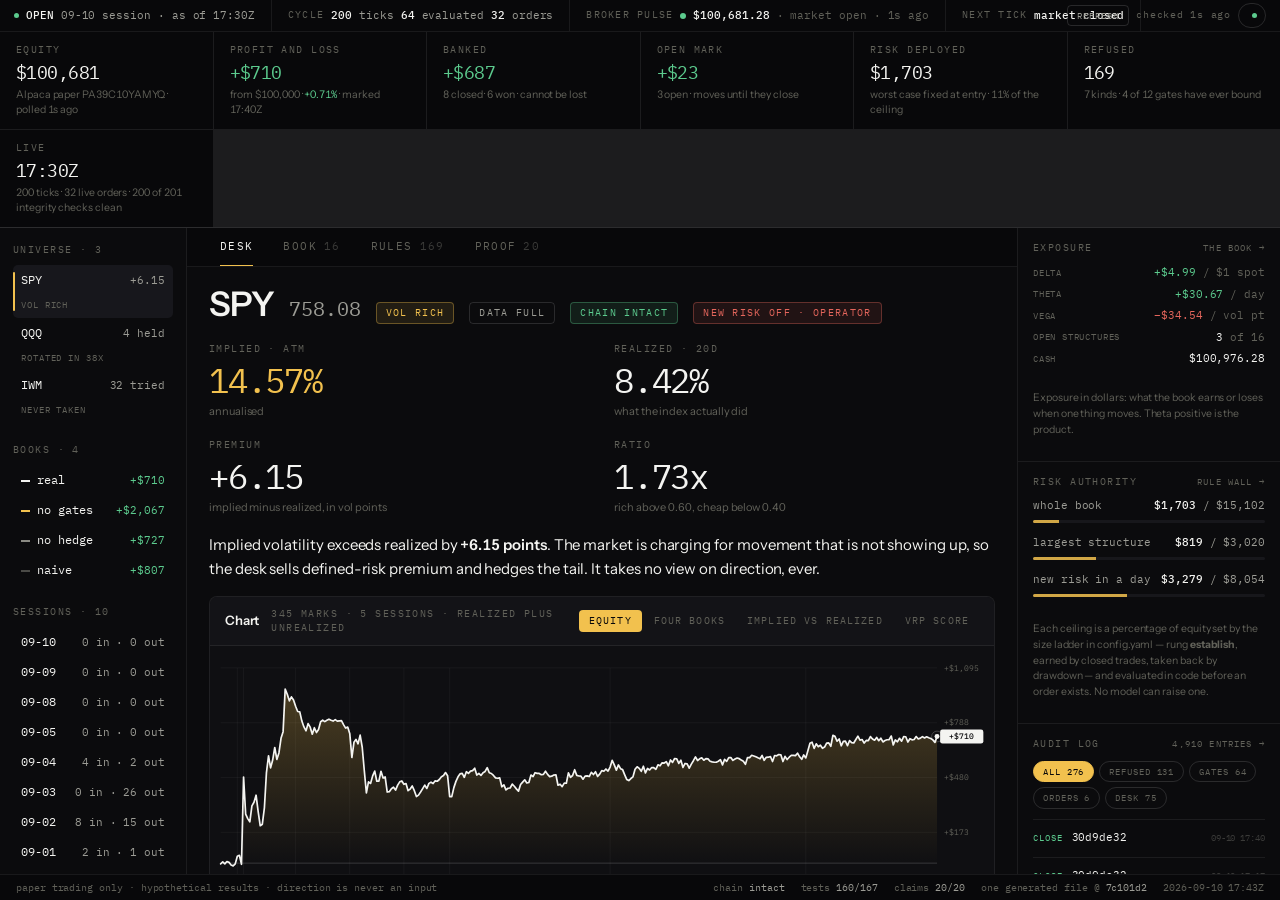
<file: dashboard/web/index.html>
<!doctype html>
<html lang="en">
<head>
<meta charset="utf-8">
<meta name="viewport" content="width=device-width,initial-scale=1">
<title>THETA DESK</title>
<link rel="preconnect" href="https://fonts.googleapis.com">
<link rel="preconnect" href="https://fonts.gstatic.com" crossorigin>
<link rel="stylesheet" href="https://fonts.googleapis.com/css2?family=Instrument+Sans:wght@400;500;600&family=IBM+Plex+Mono:wght@400;500&display=swap">
<link rel="stylesheet" href="console.css">
</head>
<body>

<div id="shell">
  <header id="status"></header>
  <section id="kpi"></section>
  <div id="body">
    <aside id="left"></aside>
    <main id="mid"><nav id="tabs"></nav><div id="pane"><div class="empty" id="boot">Loading data.json…</div></div></main>
    <aside id="right"></aside>
  </div>
  <footer id="foot"></footer>
</div>

<div id="tip"></div>

<div id="trace" role="dialog" aria-modal="true"><div class="sheet" id="trace-sheet"></div></div>

<script>
/* ===========================================================================
   THETA DESK console.

   Every figure is a field of dashboard/web/data.json, regenerated by
   tools/site_data.py on every tick. Nothing here computes a number that is not
   arithmetic on those fields, so no two surfaces in this submission can
   disagree about anything.

   Seven workspaces behind one tab bar. The rails either side never change, so
   the account, the ceilings and the log stay readable from any workspace — you
   can open the page, see how the desk is doing, and only then go looking.
   ======================================================================== */
(function () {
'use strict';

/* ---- formatting --------------------------------------------------------- */
var E = function (s) { return String(s == null ? '' : s).replace(/[&<>"]/g, function (c) {
  return { '&': '&amp;', '<': '&lt;', '>': '&gt;', '"': '&quot;' }[c]; }); };
function money(v, d) {
  if (v == null || isNaN(v)) return '—';
  d = d == null ? 2 : d;
  return (v < 0 ? '−' : '+') + '$' + Math.abs(v).toLocaleString('en-US',
    { minimumFractionDigits: d, maximumFractionDigits: d });
}
function usd(v, d) {
  if (v == null || isNaN(v)) return '—';
  d = d == null ? 2 : d;
  return '$' + Number(v).toLocaleString('en-US',
    { minimumFractionDigits: d, maximumFractionDigits: d });
}
function sgn(v) { return v == null || v === 0 ? '' : v > 0 ? 'up' : 'down'; }
/* the one place colour carries meaning: the sign of money */
function m(v, d) { return '<span class="' + sgn(v) + '">' + money(v, d) + '</span>'; }
function pct(v, d) { return v == null ? '—' : (v * 100).toFixed(d == null ? 2 : d); }
function sg2(v, d) {
  if (v == null || isNaN(v)) return '—';
  return (v < 0 ? '−' : '+') + Math.abs(v).toFixed(d == null ? 2 : d);
}
function n0(v) { return v == null ? '—' : Number(v).toLocaleString('en-US'); }
function hm(t) { return t ? String(t).slice(11, 16) : '—'; }
function dm(t) { return t ? String(t).slice(5, 10) : '—'; }
function ago(iso) {
  if (!iso) return '';
  var ms = Date.now() - Date.parse(iso.length <= 19 ? iso + 'Z' : iso);
  if (isNaN(ms) || ms < 0) return '';
  var h = Math.floor(ms / 3.6e6), mm = Math.round((ms % 3.6e6) / 6e4);
  return h > 0 ? h + 'h ' + mm + 'm ago' : mm + 'm ago';
}
function nearest(arr, t) {
  var out = null;
  for (var i = 0; i < arr.length; i++) { if (arr[i].t <= t) out = arr[i]; else break; }
  return out || arr[0] || null;
}

var CHARTS = {};

/* ---- charts ------------------------------------------------------------- */
/* Ordinal tick index rather than wall-clock: the series are sampled every
   fifteen minutes inside a session and not at all between them, so a time axis
   would be mostly empty gap. One step is one tick, and session boundaries are
   ruled in, so the gaps stay visible where they matter. */
function chart(series, o) {
  o = o || {};
  var W = 1000, H = o.h || 300, P = { t: 18, r: 66, b: o.xs ? 28 : 14, l: 6 };
  var all = [];
  series.forEach(function (s) { if (!s.hidden) s.pts.forEach(function (p) {
    if (p != null) all.push(p); }); });
  (o.guides || []).forEach(function (g) { all.push(g.v); });
  if (!all.length) return '<div class="empty">no series selected</div>';
  var lo = Math.min.apply(null, all), hi = Math.max.apply(null, all);
  if (o.zero) { lo = Math.min(lo, 0); hi = Math.max(hi, 0); }
  var pad = (hi - lo) * 0.12 || 1; lo -= pad; hi += pad;
  var n = Math.max.apply(null, series.map(function (s) { return s.pts.length; }));
  var X = function (i) { return P.l + (i / Math.max(1, n - 1)) * (W - P.l - P.r); };
  var Y = function (v) { return P.t + (1 - (v - lo) / (hi - lo)) * (H - P.t - P.b); };
  var uid = 'g' + (chart.seq = (chart.seq || 0) + 1);
  var out = ['<svg viewBox="0 0 ' + W + ' ' + H + '" role="img" data-ch="' + uid + '">'];
  if (o.area) out.push('<defs><linearGradient id="' + uid + '" x1="0" y1="0" ' +
    'x2="0" y2="1"><stop offset="0" stop-color="' + o.area + '" stop-opacity=".26"/>' +
    '<stop offset="1" stop-color="' + o.area + '" stop-opacity="0"/></linearGradient></defs>');

  for (var g = 0; g <= 4; g++) {
    var v = lo + (hi - lo) * (g / 4), y = Y(v);
    out.push('<line x1="' + P.l + '" x2="' + (W - P.r) + '" y1="' + y.toFixed(1) + '" y2="' +
      y.toFixed(1) + '" stroke="rgba(255,255,255,.055)" stroke-width="1"/>');
    out.push('<text x="' + (W - P.r + 9) + '" y="' + (y + 3.5).toFixed(1) + '" fill="#616159" ' +
      'font-family="IBM Plex Mono" font-size="10">' + E(o.fmt(v)) + '</text>');
  }
  (o.guides || []).forEach(function (gd) {
    out.push('<line x1="' + P.l + '" x2="' + (W - P.r) + '" y1="' + Y(gd.v) + '" y2="' + Y(gd.v) +
      '" stroke="rgba(242,193,78,.30)" stroke-width="1" stroke-dasharray="3 4"/>');
    out.push('<text x="' + (W - P.r + 9) + '" y="' + (Y(gd.v) + 3.5) + '" fill="#616159" ' +
      'font-family="IBM Plex Mono" font-size="10">' + E(gd.t) + '</text>');
  });
  if (o.zero && lo < 0 && hi > 0) {
    out.push('<line x1="' + P.l + '" x2="' + (W - P.r) + '" y1="' + Y(0) + '" y2="' + Y(0) +
      '" stroke="rgba(255,255,255,.22)" stroke-width="1"/>');
  }
  var lastLabel = -1e9;
  (o.sessions || []).forEach(function (s) {
    out.push('<line x1="' + X(s.i) + '" x2="' + X(s.i) + '" y1="' + P.t + '" y2="' + (H - P.b) +
      '" stroke="rgba(255,255,255,.06)" stroke-width="1"/>');
    /* two sessions can sit a couple of ticks apart; a label every time would
       overprint the one before it */
    if (o.xs && X(s.i) - lastLabel > 56) {
      lastLabel = X(s.i);
      out.push('<text x="' + X(s.i) + '" y="' + (H - 8) + '" fill="#3A3A38" ' +
        'text-anchor="middle" font-family="IBM Plex Mono" font-size="10">' + E(s.t) + '</text>');
    }
  });
  if (o.band && series.length > 1 && !series[0].hidden && !series[1].hidden) {
    var a = series[0].pts, b = series[1].pts, up = [], dn = [];
    for (var i = 0; i < n; i++) {
      if (a[i] == null || b[i] == null) continue;
      up.push(X(i).toFixed(1) + ',' + Y(a[i]).toFixed(1));
      dn.unshift(X(i).toFixed(1) + ',' + Y(b[i]).toFixed(1));
    }
    if (up.length) out.push('<polygon points="' + up.concat(dn).join(' ') +
      '" fill="#F2C14E" opacity="0.09"/>');
  }
  series.forEach(function (s) {
    if (s.hidden) return;
    var d = '', on = false, last = null, li = 0;
    s.pts.forEach(function (p, i) {
      if (p == null) { on = false; return; }
      d += (on ? 'L' : 'M') + X(i).toFixed(1) + ' ' + Y(p).toFixed(1) + ' ';
      on = true; last = p; li = i;
    });
    if (o.area && s.fill) {
      var base = Y(o.zero ? Math.max(lo, Math.min(hi, 0)) : lo);
      out.push('<path d="' + d + 'L' + X(li).toFixed(1) + ' ' + base.toFixed(1) + ' L' +
        X(0).toFixed(1) + ' ' + base.toFixed(1) + ' Z" fill="url(#' + uid + ')" stroke="none"/>');
    }
    out.push('<path d="' + d + '" fill="none" stroke="' + s.color + '" stroke-width="' +
      (s.w || 1.7) + '" stroke-linejoin="round" stroke-linecap="round"/>');
    if (last != null && s.tip) {
      out.push('<circle cx="' + X(li).toFixed(1) + '" cy="' + Y(last).toFixed(1) +
        '" r="3.2" fill="' + s.color + '"/>');
      out.push('<circle cx="' + X(li).toFixed(1) + '" cy="' + Y(last).toFixed(1) +
        '" r="7" fill="none" stroke="' + s.color + '" stroke-opacity=".28"/>');
      out.push('<rect x="' + (W - P.r + 4) + '" y="' + (Y(last) - 9).toFixed(1) + '" width="56" ' +
        'height="18" rx="3" fill="' + s.color + '"/>');
      out.push('<text x="' + (W - P.r + 32) + '" y="' + (Y(last) + 3.5).toFixed(1) +
        '" text-anchor="middle" fill="#08080A" font-family="IBM Plex Mono" font-size="10.5" ' +
        'font-weight="500">' + E(o.fmt(last)) + '</text>');
    }
  });
  /* the layer the pointer drives: one rule, one dot per visible series */
  out.push('<g class="xh" style="display:none">');
  out.push('<line class="xhl" x1="0" x2="0" y1="' + P.t + '" y2="' + (H - P.b) +
    '" stroke="rgba(255,255,255,.34)" stroke-width="1"/>');
  series.forEach(function (s2, i2) {
    if (s2.hidden) return;
    out.push('<circle class="xhd" data-s="' + i2 + '" r="3.4" fill="' + s2.color +
      '" stroke="#08080A" stroke-width="1.5" cx="-99" cy="-99"/>');
  });
  out.push('</g>');
  out.push('</svg>');

  CHARTS[uid] = {
    W: W, H: H, P: P, n: n, lo: lo, hi: hi, fmt: o.fmt, times: o.times || null,
    series: series.map(function (s3) {
      return { pts: s3.pts, color: s3.color, name: s3.name || '', hidden: !!s3.hidden };
    })
  };
  return out.join('');
}
function sessionMarks(rows) {
  var out = [], seen = {};
  rows.forEach(function (r, i) {
    var d = String(r.t).slice(0, 10);
    if (!seen[d]) { seen[d] = 1; out.push({ i: i, t: dm(r.t) }); }
  });
  return out.slice(1);
}

/* ---- state -------------------------------------------------------------- */
var D = null;
var LOADED = 0;        /* when this browser last had fresh bytes */
var EMBEDDED = false;  /* true when a host injected the data */
var AUTO = true;       /* poll for a new export */
var PULSE = null;      /* the read-only broker heartbeat */
var PULSE_AT = 0;
var S = { tab: 'desk', books: { real: 1, shadow_nogates: 1, shadow_nohedge: 1, baseline_naive: 1 },
          pos: 'open', logf: 'all', gate: null, open: {}, view: 'equity', sym: null };

var BOOKS = [
  { k: 'real',           n: 'real',      c: '#F4F4F1', w: 2.1, tip: 1 },
  { k: 'shadow_nogates', n: 'no gates',  c: '#F2C14E', w: 1.5 },
  { k: 'shadow_nohedge', n: 'no hedge',  c: '#8A8A83', w: 1.5 },
  { k: 'baseline_naive', n: 'naive',     c: '#4A4A46', w: 1.4 }
];
var TABS = [
  ['desk', 'Desk', ''],
  ['book', 'Book', function () { return D.counts.structures_total; }],
  ['rules', 'Rules', function () { return D.refusals.all; }],
  ['proof', 'Proof', function () { return D.verification.claims_total; }]
];
/* what the one chart frame on the desk is showing */
var VIEWS = [
  ['equity', 'Equity'], ['books', 'Four books'],
  ['ivrv', 'Implied vs realized'], ['vrp', 'VRP score']
];

/* ---- status ------------------------------------------------------------- */
function drawStatus() {
  var c = D.counts, closed = D.kv && D.kv.last_tick_mode === 'market_closed';
  var last = null;
  for (var i = (D.decisions || []).length - 1; i >= 0; i--) {
    if (D.decisions[i].kind.indexOf('order_') === 0) { last = D.decisions[i]; break; }
  }
  var act = last
    ? '<span class="dot"></span>' + E(last.kind.replace('order_', 'order ').toUpperCase()) +
      (last.id ? ' · ' + E(last.id) : '') +
      ((last.reason || last.action) ? ' · ' + E((last.reason || last.action).slice(0, 78)) : '') +
      ' · ' + E(ago(last.t))
    : '<span class="dot off"></span>no order yet';
  document.getElementById('status').innerHTML =
    '<span class="grp"><span class="dot' + (closed ? ' off' : '') + '"></span><b>' +
      (closed ? 'CLOSED' : 'OPEN') + '</b> ' + E(dm(D.last_tick_utc)) + ' session · as of ' +
      E(hm(D.last_tick_utc)) + 'Z</span>' +
    '<span class="grp drop1"><span class="k">cycle</span><b>' + n0(c.ticks) + '</b> ticks <b>' +
      (D.series.gates || []).length + '</b> evaluated <b>' + n0(c.orders_live) + '</b> orders</span>' +
    '<span class="grp drop2"><span class="k">session</span><b>' + c.structures_total +
      '</b> structures <b>' + n0(D.refusals.all) + '</b> refused <b>' + D.desk.meetings +
      '</b> meetings</span>' +
    '<span class="grp" id="pulse" title="A read-only poll of the exchange clock, ' +
      'the account and the last print. It has no order path.">' +
      '<span class="k">broker pulse</span><span class="pdot" id="pdot"></span>' +
      '<b id="pv">—</b><span id="pmkt"></span></span>' +
    '<span class="grp"><span class="k">next tick</span><b id="nx">—</b></span>' +
    '<span class="grp last">' +
      '<button class="rbtn" id="reload" title="fetch the export again">refresh</button>' +
      '<span class="age" id="age">—</span>' +
      '<span class="act">' + act + '</span></span>';
  tickClock();
}

/* The scheduler fires every fifteen minutes from 13:30 to 20:00 UTC, Monday to
   Friday. Saying when the next one lands is the difference between a page that
   looks stale and a page that is between ticks. */
function nextTick(now) {
  var d = new Date(now.getTime());
  var day = d.getUTCDay();
  function at(h, mi, addDays) {
    var x = new Date(Date.UTC(d.getUTCFullYear(), d.getUTCMonth(),
      d.getUTCDate() + (addDays || 0), h, mi, 0, 0));
    return x;
  }
  if (day === 0 || day === 6) return null;
  var mins = d.getUTCHours() * 60 + d.getUTCMinutes();
  if (mins < 13 * 60 + 30) return at(13, 30);
  if (mins >= 20 * 60) return null;
  var since = mins - (13 * 60 + 30);
  var nextSlot = (Math.floor(since / 15) + 1) * 15 + 13 * 60 + 30;
  if (nextSlot >= 20 * 60) return null;
  return at(Math.floor(nextSlot / 60), nextSlot % 60);
}
function tickClock() {
  var now = new Date(), nx = nextTick(now), el = document.getElementById('nx');
  if (!el) return;
  if (!nx) { el.textContent = 'market closed'; el.className = ''; return; }
  var m = Math.max(0, Math.round((nx - now) / 60000));
  el.textContent = m + 'm';
  el.className = m <= 1 ? 'am' : '';
}
function ageClock() {
  var el = document.getElementById('age');
  if (!el || !LOADED) return;
  var sec = Math.round((Date.now() - LOADED) / 1000);
  var txt = sec < 60 ? sec + 's ago' : Math.round(sec / 60) + 'm ago';
  el.textContent = (EMBEDDED ? 'served ' : 'checked ') + txt;
  el.className = 'age' + (sec > 15 * 60 ? ' stale' : '');
}

/* ---- left rail ---------------------------------------------------------- */
function drawLeft() {
  var alt = {};
  (D.series.alt || []).forEach(function (a) {
    if (!a.sym) return;
    alt[a.sym] = alt[a.sym] || { tried: 0, taken: 0 };
    alt[a.sym].tried++; if (a.taken) alt[a.sym].taken++;
  });
  var prim = D.params.universe.primary;
  var uni = (D.params.universe.underlyings || []).map(function (sym) {
    var f = symFacts(sym), on = sym === curSym();
    return '<div class="ritem' + (on ? ' on' : '') + '" data-sym="' + E(sym) + '">' +
      '<span class="n">' + E(sym) + '</span><span class="v">' +
      (f.primary ? sg2(D.signals.atm_iv * 100 - D.signals.rv20 * 100)
         : (f.open + f.closed) ? (f.open + f.closed) + ' held' : f.tried + ' tried') + '</span>' +
      '<span class="t">' + (f.primary ? 'vol ' + E(D.signals.regime)
        : f.taken ? 'rotated in ' + f.taken + 'x' : 'never taken') + '</span></div>';
  }).join('');
  var books = BOOKS.map(function (b) {
    var a = D.series.books[b.k] || [], fin = a.length ? a[a.length - 1].v : null;
    return '<div class="ritem' + (S.books[b.k] ? '' : ' mute') + '" data-book="' + b.k + '">' +
      '<span class="n"><span class="sw" style="background:' + b.c + '"></span>' + E(b.n) + '</span>' +
      '<span class="v">' + m(fin, 0) + '</span></div>';
  }).join('');
  var day = (D.series.daily || []).slice().reverse().map(function (x) {
    return '<div class="ritem" data-tab="rules"><span class="n">' + E(x.day.slice(5)) + '</span>' +
      '<span class="v">' + (x.entries || 0) + ' in · ' + (x.gate_rejections || 0) + ' out</span></div>';
  }).join('');
  /* the rail is controls, not prose: what each group means is a title, so the
     column stays a column instead of a page of explanation */
  document.getElementById('left').innerHTML =
    '<div class="rgrp" title="The signal is measured on the primary chain only. The others are ' +
      'entered when the primary has nothing that clears the credit and liquidity floor. Click ' +
      'one to inspect it."><span class="lab">Universe · ' +
      (D.params.universe.underlyings || []).length + '</span>' + uni + '</div>' +
    '<div class="rgrp" title="Three counterfactual books marked on the identical ticks. Click to ' +
      'show or hide a curve on the ablation chart."><span class="lab">Books · 4</span>' +
      books + '</div>' +
    '<div class="rgrp" title="Entries opened against gate rejections, per session. Click a ' +
      'session to open the rules workspace."><span class="lab">Sessions · ' +
      (D.series.daily || []).length + '</span>' + day + '</div>';
}

/* What the desk knows about one underlying. The signal series exists only for
   the primary chain — that is a fact about the strategy, not a gap in the page —
   so for the others this reports what there is: rotation attempts, what was
   taken from them, and the structures actually held. */
function symFacts(sym) {
  var f = { sym: sym, tried: 0, taken: 0, spot: null, open: 0, closed: 0, risk: 0, pnl: 0,
            primary: sym === D.params.universe.primary };
  (D.series.alt || []).forEach(function (a) {
    if (a.sym !== sym) return;
    f.tried++;
    if (a.taken) { f.taken++; if (a.spot) f.spot = a.spot; }
  });
  ['open', 'closed', 'unfilled'].forEach(function (b) {
    (D.positions[b] || []).forEach(function (q) {
      if (q.legs[0].symbol.slice(0, 3) !== sym) return;
      if (b === 'open') { f.open++; f.risk += q.max_loss || 0; }
      if (b === 'closed') { f.closed++; f.pnl += q.pnl || 0; }
    });
  });
  if (f.primary) f.spot = D.signals.spot;
  return f;
}
function curSym() { return S.sym || D.params.universe.primary; }

/* ---- tab bar and KPI strip ---------------------------------------------- */
function drawTabs() {
  document.getElementById('tabs').innerHTML = TABS.map(function (t) {
    var n = typeof t[2] === 'function' ? t[2]() : t[2];
    return '<button data-tab="' + t[0] + '" aria-selected="' + (S.tab === t[0]) + '">' + t[1] +
      (n ? '<span class="n">' + n + '</span>' : '') + '</button>';
  }).join('');
}
function kc(l, v, s, cls, id) {
  return '<div class="kc"' + (id ? ' id="' + id + '"' : '') + '><span class="lab">' +
    E(l) + '</span>' +
    '<div class="v' + (cls ? ' ' + cls : '') + '">' + v + '</div>' +
    '<div class="s">' + s + '</div></div>';
}
function drawKpi() {
  var b = D.broker || {}, bk = D.book, c = D.counts;
  var openRisk = (D.positions.open || []).reduce(function (a, p) { return a + (p.max_loss || 0); }, 0);
  var wins = (D.trades || []).filter(function (t) { return t.pnl > 0; }).length;
  var v = D.verification, integ = D.series.integrity || [];
  var bound = Object.keys(D.refusals.by_gate || {}).length;
  document.getElementById('kpi').innerHTML =
    kc('Equity', usd(b.equity, 0), 'Alpaca paper ' + E(D.account) + ' · read ' +
       hm(b.asof_utc) + 'Z', '', 'kpi-eq') +
    kc('Profit and loss', m(bk.pnl, 0), 'from $100,000 · <span class="' + sgn(bk.pnl) + '">' +
       (bk.pnl_pct >= 0 ? '+' : '−') + Math.abs(bk.pnl_pct).toFixed(2) + '%</span> · marked ' +
       hm(bk.marked_at) + 'Z') +
    kc('Banked', m(bk.realized, 0), c.structures_closed + ' closed · ' + wins +
       ' won · cannot be lost') +
    kc('Open mark', m(bk.unrealized, 0), c.structures_open + ' open · moves until they close') +
    kc('Risk deployed', usd(openRisk, 0), 'worst case fixed at entry · ' +
       (100 * openRisk / D.limits.portfolio_cap).toFixed(0) + '% of the ceiling') +
    kc('Refused', n0(D.refusals.all), Object.keys(D.refusals.by_kind).length + ' kinds · ' +
       bound + ' of 12 gates have ever bound') +
    kc('Live', hm(D.last_tick_utc) + 'Z', n0(c.ticks) + ' ticks · ' + n0(c.orders_live) +
       ' live orders · ' + integ.filter(function (x) { return x.ok; }).length + ' of ' +
       integ.length + ' integrity checks clean',
       v.chain_ok ? '' : 'down');
}
function b4(l, v, c, cls) {
  return '<div><span class="lab">' + E(l) + '</span><div class="v ' + (cls || '') + '">' + v +
    '</div><div class="c">' + E(c) + '</div></div>';
}
function block(title, lab, right, body, flush) {
  return '<div class="block"><div class="bh"><h3>' + E(title) + '</h3>' +
    '<span class="lab">' + E(lab) + '</span>' + (right || '') + '</div>' +
    '<div class="bb' + (flush ? ' flush' : '') + '">' + body + '</div></div>';
}
function ceil(name, used, limit, why) {
  var p = limit ? Math.min(100, 100 * used / limit) : 0;
  return '<div class="ceil"><div class="h"><span class="name">' + E(name) + '</span>' +
    '<span class="lab">ceiling ' + usd(limit, 0) + '</span></div>' +
    '<div class="row"><span class="t"><span class="f" style="width:' + p.toFixed(1) +
    '%"></span></span><span class="n">' + usd(used, 0) + ' · ' + p.toFixed(1) + '%</span></div>' +
    '<p class="why">' + E(why) + '</p></div>';
}
function bar(l, v, max, gate) {
  return '<div class="bar' + (gate && S.gate === gate ? ' on' : '') + '"' +
    (gate ? ' data-gate="' + E(gate) + '"' : '') + '>' +
    '<span class="l" title="' + E(l) + '">' + E(l) + '</span>' +
    '<span class="t"><span class="f" style="width:' + (100 * v / max).toFixed(1) + '%"></span></span>' +
    '<span class="v">' + v + '</span></div>';
}

/* The verdict is written from the regime, not for the regime the desk happened
   to be in when the page was built. Fed a cheap tape it says the desk is buying
   convexity, because that is what the strategy does. */
function verdict(sg, prem) {
  var r = String(sg.regime || '');
  if (r === 'rich') {
    return 'Implied volatility exceeds realized by <b>' + sg2(prem) + ' points</b>. The market ' +
      'is charging for movement that is not showing up, so the desk sells defined-risk premium ' +
      'and hedges the tail. It takes no view on direction, ever.';
  }
  if (r === 'cheap') {
    return 'Implied volatility sits <b>' + sg2(prem) + ' points</b> under realized. Movement is ' +
      'being underpriced, so the desk stops selling premium and buys convexity with defined ' +
      'risk instead. It takes no view on direction, ever.';
  }
  return 'Implied and realized volatility are within <b>' + sg2(prem) + ' points</b> of each ' +
    'other, inside the band where neither side of the trade is being overpaid. The desk stands ' +
    'down: no new premium is sold and no convexity is bought.';
}

/* ---- the size ladder (DEVLOG #36): every ceiling is a rung, not a constant */
function pctf(x) {
  if (x == null || isNaN(x)) return '—';
  var p = 100 * x; return (Math.abs(p - Math.round(p)) < 1e-9 ? p.toFixed(0) : p.toFixed(1)) + '%';
}
function ladderLine() {
  var L = D.ladder || {};
  if (!L.enabled) return 'percentages of equity, fixed in config and enforced in code';
  /* block() escapes this label, so it is plain text on purpose */
  var s = 'size ladder · rung ' + L.tier + ' · ' + n0(L.closed) + ' closed, ' +
    money(L.realized, 0) + ' realised';
  if (L.demoted) s += ' · ' + L.demoted + ' rung' + (L.demoted > 1 ? 's' : '') +
    ' taken back at ' + pctf(L.drawdown) + ' drawdown';
  else if (L.next) s += ' · next: ' + E(L.next.name) + ' at ' + n0(L.next.min_closed) + ' closed';
  else s += ' · top rung';
  return s;
}

/* The fast hand (DEVLOG #36b). A quiet pass writes nothing to the journal, so
   the evidence it ran is the store's own counter — which is what the watchdog
   reads too. Both numbers, or the cadence alone before the first session. */
function manageLine() {
  var g = D.manage || {};
  if (!g.passes_today) return 'exits checked every ' + (g.interval_s || 60) + 's';
  return n0(g.passes_today) + ' passes today, ' + n0(g.closes_today) + ' close' +
    (g.closes_today === 1 ? '' : 's') + ' fired';
}

/* ---- workspace · desk --------------------------------------------------- */
function paneDesk() {
  var sg = D.signals, prem = (sg.atm_iv - sg.rv20) * 100;
  var f = symFacts(curSym());
  var rows = D.series.books.real || [], lim = D.limits, L = D.ladder || {};
  var openRisk = (D.positions.open || []).reduce(function (a, p) { return a + (p.max_loss || 0); }, 0);
  var biggest = Math.max.apply(null, (D.positions.open || [])
    .map(function (p) { return p.max_loss || 0; }).concat([0]));
  var integ = D.series.integrity || [];
  return     '<div class="hero"><span class="sym">' + E(f.sym) + '</span>' +
      '<span class="px">' + (f.spot ? Number(f.spot).toFixed(2) : '—') + '</span>' +
      (f.primary
        ? '<span class="chip hot">vol ' + E(sg.regime) + '</span>' +
          '<span class="chip">data ' + E(sg.data_quality || 'full') + '</span>' +
          '<span class="chip ' + (D.verification.chain_ok ? 'g' : 'r') + '">chain ' +
          (D.verification.chain_ok ? 'intact' : 'broken') + '</span>' +
          (D.params.entries && D.params.entries.enabled === false
            ? '<span class="chip r">new risk off · operator</span>' : '')
        : '<span class="chip">' + (f.taken ? 'rotation underlying' : 'never entered') + '</span>' +
          '<span class="chip">no signal series</span>') + '</div>' +
    (f.primary
      ? '<div class="big4">' +
          b4('Implied · ATM', pct(sg.atm_iv) + '%', 'annualised', 'am') +
          b4('Realized · 20d', pct(sg.rv20) + '%', 'what the index actually did') +
          b4('Premium', sg2(prem), 'implied minus realized, in vol points',
             prem >= 0 ? '' : 'down') +
          b4('Ratio', (sg.atm_iv / sg.rv20).toFixed(2) + 'x',
             'rich above ' + D.params.regime.vrp_rich_threshold.toFixed(2) +
             ', cheap below ' + D.params.regime.vrp_cheap_threshold.toFixed(2)) +
        '</div>' +
        '<p class="verdict">' + verdict(sg, prem) + '</p>'
      : '<div class="big4">' +
          b4('Rotation attempts', n0(f.tried), 'ticks where the primary had nothing to trade') +
          b4('Chains taken', n0(f.taken), f.taken ? 'a candidate was built from this chain'
             : 'never cleared the credit floor', f.taken ? 'am' : '') +
          b4('Structures held', n0(f.open + f.closed), f.open + ' open, ' + f.closed + ' closed') +
          b4('Worst case held', usd(f.risk, 0), f.risk ? 'defined before entry'
             : 'nothing at risk here') +
        '</div>' +
        '<p class="verdict">The desk measures its signal on <b>' + E(D.params.universe.primary) +
        '</b> only — one chain, one volatility surface, no cross-name inference. ' + E(f.sym) +
        ' is a rotation underlying: it is considered when the primary has nothing that clears the ' +
        'credit and liquidity floor, and ' + (f.taken
          ? 'a candidate was built from its chain ' + f.taken + ' times.'
          : 'it has never produced one that cleared the floor.') + '</p>') +
    chartFrame() +
    (S.view === 'ivrv' || S.view === 'vrp' ? signalBlocks() :
    '<div class="grid2">' +
      block('Two hard ceilings', ladderLine(), '',
        ceil('Any single structure', biggest, lim.per_structure,
          'The largest worst case in the book against the per-structure ceiling, ' +
          pctf(L.fracs && L.fracs.per_structure) + ' of equity on the ' + (L.tier || 'fixed') +
          ' rung. A candidate that would breach it never reaches the broker.') +
        ceil('The whole book', openRisk, lim.portfolio_cap,
          'Every open leg repriced together over a ±20% grid at expiry, against ' +
          pctf(L.fracs && L.fracs.book_cap) + ' of equity. Size is earned by closed trades and ' +
          'taken back by drawdown; a model cannot move either number.')) +
      block('The desk right now', D.counts.structures_open + ' open · ' +
        D.counts.structures_closed + ' closed · ' + D.counts.structures_unfilled + ' never filled',
        '<span class="seg"><button data-tab="book">positions →</button></span>',
        '<div class="kv2" style="font-size:11.5px;line-height:1.95">' +
        '<span>delta</span><span>' + m(D.greeks.delta) + ' per $1 of spot</span>' +
        '<span>theta</span><span>' + m(D.greeks.theta) + ' per day if nothing moves</span>' +
        '<span>vega</span><span>' + m(D.greeks.vega) + ' per volatility point</span>' +
        '<span>headroom</span><span>' + usd(lim.portfolio_cap - openRisk, 0) +
          ' before the ceiling</span>' +
        '<span>integrity</span><span>' + integ.filter(function (x) { return x.ok; }).length +
          ' of ' + integ.length + ' checks clean</span>' +
        '<span>last tick</span><span>' + E(hm(D.last_tick_utc)) + 'Z, ' +
          E(ago(D.last_tick_utc)) + '</span>' +
        (D.last_manage_utc ? '<span>last managed</span><span>' + E(hm(D.last_manage_utc)) +
          'Z, ' + E(ago(D.last_manage_utc)) + ' · ' + manageLine() + '</span>' : '') +
        '</div>' +
        '<p class="rnote" style="padding:0;margin-top:12px">Greeks are exposure in dollars: what ' +
        'the book earns or loses when one thing moves. Theta positive is the product — premium ' +
        'decaying in our favour.</p>') +
    '</div>');
}

/* One chart frame, four things to put in it. A console does not need a tab per
   series; it needs one good chart and a way to change what is on it. */
function chartFrame() {
  var s = D.series, rows = s.books.real || [];
  var sig = (s.signal || []).filter(function (q) { return q.iv && q.iv < 0.4; });
  var rich = D.params.regime.vrp_rich_threshold, cheap = D.params.regime.vrp_cheap_threshold;
  var body, sub, foot;
  if (S.view === 'books') {
    body = chart(BOOKS.map(function (b) {
      return { pts: (s.books[b.k] || []).map(function (q) { return q.v; }), color: b.c, w: b.w,
               tip: b.tip, fill: b.k === 'real', name: b.n, hidden: !S.books[b.k] };
    }), { h: 330, zero: 1, xs: 1, area: '#F2C14E', sessions: sessionMarks(rows),
          times: rows.map(function (q) { return q.t; }),
          fmt: function (x) { return money(x, 0); } });
    sub = 'the real book against three counterfactuals on the identical ticks';
    foot = BOOKS.map(function (b) {
      return '<button data-book="' + b.k + '" class="' + (S.books[b.k] ? '' : 'off') + '">' +
        '<i style="background:' + b.c + '"></i>' + b.n + '</button>'; }).join('');
  } else if (S.view === 'ivrv') {
    body = chart([
      { pts: sig.map(function (q) { return q.iv * 100; }), color: '#F2C14E', w: 2, tip: 1,
        name: 'implied' },
      { pts: sig.map(function (q) { return q.rv * 100; }), color: '#8A8A83', w: 1.7, tip: 1,
        name: 'realized' }],
      { h: 330, band: 1, xs: 1, sessions: sessionMarks(sig),
        times: sig.map(function (q) { return q.t; }),
        fmt: function (x) { return x.toFixed(2) + '%'; } });
    sub = sig.length + ' readings · the shaded band is the premium being sold';
    foot = '<span><i style="background:#F2C14E"></i>implied</span>' +
      '<span><i style="background:#8A8A83"></i>realized</span>';
  } else if (S.view === 'vrp') {
    body = chart([{ pts: sig.map(function (q) { return q.vrp; }), color: '#F2C14E', w: 2, tip: 1,
      name: 'vrp' }], { h: 330, xs: 1, sessions: sessionMarks(sig),
      times: sig.map(function (q) { return q.t; }),
      guides: [{ v: rich, t: 'rich ' + rich }, { v: cheap, t: 'cheap ' + cheap }],
      fmt: function (x) { return x.toFixed(2); } });
    sub = '0 to 1 · sell defined-risk premium above rich, buy convexity below cheap';
    foot = '<span>above ' + rich + ' the desk sells · below ' + cheap + ' it buys · between, it stands down</span>';
  } else {
    body = chart([{ pts: rows.map(function (q) { return q.v; }), color: '#F4F4F1', w: 2.2,
      tip: 1, fill: 1, name: 'real' }],
      { h: 330, zero: 1, xs: 1, area: '#F2C14E', sessions: sessionMarks(rows),
        times: rows.map(function (q) { return q.t; }),
        fmt: function (x) { return money(x, 0); } });
    sub = rows.length + ' marks · 5 sessions · realized plus unrealized';
    foot = '<span>peak ' + money(Math.max.apply(null, rows.map(function (q) { return q.v; })), 0) +
      '</span><span>trough ' + money(Math.min.apply(null, rows.map(function (q) {
        return q.v; })), 0) + '</span><span>' + money(D.book.realized, 0) + ' of it is banked</span>';
  }
  return block('Chart', sub, '<span class="seg">' + VIEWS.map(function (v) {
      return '<button data-view="' + v[0] + '" aria-selected="' + (S.view === v[0]) + '">' +
        v[1] + '</button>'; }).join('') + '</span>',
    '<div class="chart">' + body + '</div><div class="leg">' + foot + '</div>', true);
}

/* the two explanations belong with the volatility views, not on a tab of their own */
function signalBlocks() {
  var sig = (D.series.signal || []).filter(function (q) { return q.iv && q.iv < 0.4; });
  var q0 = (D.series.quarantine || [])[0] || {};
  return '<div class="grid2">' +
    block('What the number means', 'the whole strategy in four lines', '',
      '<div class="kv2" style="line-height:1.95">' +
      '<span>implied volatility</span><span>what the option market charges for movement</span>' +
      '<span>realized volatility</span><span>how much the index actually moved, 20 sessions</span>' +
      '<span>the premium</span><span>the gap between them — the only thing this desk trades</span>' +
      '<span>direction</span><span>never an input, at any point in the pipeline</span></div>') +
    block('Data quality', 'the desk marks its own bad data', '',
      '<div class="kv2" style="line-height:1.95">' +
      '<span>readings kept</span><span>' + sig.length + '</span>' +
      '<span>marks quarantined</span><span class="am">' + D.marks_quarantined + '</span>' +
      '<span>cause</span><span>' + E(q0.reason || '—') + '</span>' +
      '<span>integrity checks</span><span>' + (D.series.integrity || []).filter(function (x) {
        return x.ok; }).length + ' clean of ' + (D.series.integrity || []).length + '</span></div>' +
      '<p class="rnote" style="padding:0;margin-top:12px">After a close the feed reported the ' +
      'index at half its price. The desk flagged those marks itself and refused to trade on ' +
      'them; they stay in the store and out of every chart.</p>') +
    '</div>';
}



/* ---- workspace · positions ---------------------------------------------- */
function panePositions() {
  var rows = D.positions[S.pos] || [];
  var tabs = [['open', 'open', D.counts.structures_open],
              ['closed', 'closed', D.counts.structures_closed],
              ['unfilled', 'unfilled', D.counts.structures_unfilled]];
  var byId = {}; (D.trades || []).forEach(function (t) { byId[t.id] = t; });
  var head = S.pos === 'closed'
    ? '<tr><th></th><th>Structure</th><th>Under</th><th class="num">Credit</th>' +
      '<th class="num">Result</th><th class="num">Held</th><th>Window</th></tr>'
    : '<tr><th></th><th>Structure</th><th>Under</th><th class="num">Credit</th>' +
      '<th class="num">Worst case</th><th>Opened</th><th>Status</th></tr>';
  var body = rows.map(function (p) {
    var t = byId[p.id] || {}, opened = S.open['p' + p.id];
    var cells = S.pos === 'closed'
      ? '<td class="f">' + E(p.legs[0].symbol.slice(0, 3)) + '</td>' +
        '<td class="num d">' + money(p.credit) + '</td><td class="num">' + m(p.pnl, 0) + '</td>' +
        '<td class="num f">' + (t.hours == null ? '—' : t.hours + 'h') + '</td>' +
        '<td class="f">' + E(dm(p.opened)) + ' → ' + E(dm(p.closed)) + '</td>'
      : '<td class="f">' + E(p.legs[0].symbol.slice(0, 3)) + '</td>' +
        '<td class="num d">' + money(p.credit) + '</td>' +
        '<td class="num">' + usd(p.max_loss, 0) + '</td>' +
        '<td class="f">' + E(dm(p.opened)) + ' ' + E(hm(p.opened)) + 'Z</td>' +
        '<td class="f">' + E(p.status) + '</td>';
    var main = '<tr class="x" data-open="p' + p.id + '"><td class="f">' + (opened ? '▾' : '▸') +
      '</td><td>' + E(p.kind.replace(/_/g, ' ')) + '</td>' + cells + '</tr>';
    if (!opened) return main;
    var path = (D.series.manage || {})[p.id] || [];
    return main + '<tr class="det"><td colspan="7"><div class="detbox"><div class="kv2">' +
      '<span>structure id</span><span>' + E(p.id) + '</span>' +
      '<span>sleeve · quantity</span><span>' + E(p.sleeve) + ' · ' + p.qty + '</span>' +
      '<span>legs</span><span>' + p.legs.map(function (l) {
        return (l.qty > 0 ? '+' : '−') + Math.abs(l.qty) + ' ' + E(l.symbol) +
        (l.entry != null ? ' @ ' + l.entry : ''); }).join('<br>') + '</span>' +
      '<span>worst case</span><span>' + usd(p.max_loss, 0) + ', computed before the order</span>' +
      (path.length ? '<span>management</span><span>' + path.length + ' decisions · last: ' +
        E(path[path.length - 1].a) + ', ' + E(path[path.length - 1].w) + '</span>' : '') +
      '</div></div></td></tr>';
  }).join('');
  var wins = (D.trades || []).filter(function (t) { return t.pnl > 0; }).length;
  return     block('The book', D.counts.structures_total + ' structures · every worst case fixed at entry',
      '<span class="seg">' + tabs.map(function (t) {
        return '<button data-pos="' + t[0] + '" aria-selected="' + (S.pos === t[0]) + '">' +
          t[1] + ' ' + t[2] + '</button>'; }).join('') + '</span>',
      rows.length ? '<table><thead>' + head + '</thead><tbody>' + body + '</tbody></table>'
        : '<div class="empty">nothing in this bucket</div>', true) +
    block('Exposure', 'what the book earns or loses when one thing moves', '',
      '<div class="big4">' +
        b4('Delta', money(D.greeks.delta), 'per $1 move in the index — near zero by design',
           sgn(D.greeks.delta)) +
        b4('Theta', money(D.greeks.theta), 'per day if nothing moves — this is the product',
           sgn(D.greeks.theta)) +
        b4('Vega', money(D.greeks.vega), 'per volatility point — short vol, as intended',
           sgn(D.greeks.vega)) +
        b4('Realized', money(D.book.realized, 0), wins + ' of ' + (D.trades || []).length +
           ' closed trades won', sgn(D.book.realized)) +
      '</div>');
}

/* ---- workspace · refusals ----------------------------------------------- */
function paneRules() {
  var KIND = { entry_refused: 'a rule refused it', derisk_mode: 'event window',
    no_candidate: 'nothing worth trading', entry_skipped_duplicate: 'already held',
    market_closed: 'market closed', desk_veto: 'desk vetoed', data_suspect: 'data suspect' };
  var bk = D.refusals.by_kind || {}, bg = D.refusals.by_gate || {};
  var defs = {}; (D.gate_defs || []).forEach(function (g) { defs[g.id] = g; });
  var mk = Math.max.apply(null, Object.keys(bk).map(function (k) { return bk[k]; }));
  var mg = Math.max.apply(null, Object.keys(bg).map(function (k) { return bg[k]; }));
  var stream = (D.series.refusals || []).slice().reverse()
    .filter(function (r) { return !S.gate || r.gate === S.gate; })
    .slice(0, 40).map(function (r, i) {
      var isGate = r.kind === 'entry_refused';
      var cls = isGate ? 'stop' : r.kind === 'no_candidate' ? 'skip' : '';
      var verdict = isGate ? 'refused' : r.kind === 'no_candidate' ? 'no candidate'
        : r.kind === 'derisk_mode' ? 'stood down' : r.kind.replace(/_/g, ' ');
      var open = S.open['r' + i], g = defs[r.gate];
      var main = '<tr class="x" data-open="r' + i + '">' +
        '<td class="f">' + E(dm(r.t)) + ' ' + E(hm(r.t)) + '</td>' +
        '<td><span class="vp ' + cls + '">' + E(verdict) + '</span></td>' +
        '<td class="d">' + E(r.gate ? (g || {}).label || r.gate : '—') + '</td>' +
        '<td class="w">' + E(r.reason) + '</td></tr>';
      if (!open) return main;
      return main + '<tr class="det"><td colspan="4"><div class="detbox"><div class="kv2">' +
        '<span>journal kind</span><span>' + E(r.kind) + '</span>' +
        '<span>gate</span><span>' + E(r.gate || 'none — the selector produced nothing') + '</span>' +
        (g ? '<span>what it enforces</span><span>' + E(g.what) + '</span>' +
             '<span>governed by</span><span>' + E((g.params || []).join(', ') || '—') + '</span>' : '') +
        '<span>full reason</span><span>' + E(r.reason) + '</span>' +
        (r.vrp != null ? '<span>vrp at the time</span><span>' + r.vrp + '</span>' : '') +
        '</div></div></td></tr>';
    }).join('');
  var bgg = D.refusals.by_gate || {}, evals = (D.series.gates || []).length, reached = {};
  (D.series.gates || []).forEach(function (row) {
    Object.keys(row.r || {}).forEach(function (g2) { reached[g2] = (reached[g2] || 0) + 1; });
  });
  var cards = (D.gate_defs || []).map(function (g2) {
    var stops = bgg[g2.id] || 0, on = S.open['g' + g2.id];
    return '<div class="gc' + (on ? ' on' : '') + '" data-open="g' + g2.id + '">' +
      '<div class="h"><span class="n">' + E(g2.label) + '</span>' +
      '<span class="vp ' + (stops ? 'stop' : 'pass') + '">' +
        (stops ? 'stopped ' + stops : 'never bound') + '</span></div>' +
      '<div class="d">' + E(g2.what) + '</div>' +
      '<div class="m">' + E(g2.id) + ' · reached on ' + (reached[g2.id] || 0) + ' of ' + evals +
      '</div>' + (on ? '<div class="more">governed by <b>' +
        E((g2.params || []).join(', ') || 'no parameter') + '</b><br>' +
        (stops ? 'it refused ' + stops + ' candidates — they are in the stream below'
               : 'it has never been the binding constraint on this account') + '</div>' : '') +
      '</div>';
  }).join('');
  return block('The rule wall', evals + ' evaluations · 12 gates · plain Python, before any order',
      '<span class="lab">click a gate for its parameters</span>',
      '<div class="gcards">' + cards + '</div>') +
    '<div class="grid2 narrow">' +
      block('Gate ledger', 'click a rule to filter the stream',
        S.gate ? '<span class="seg"><button data-gate="">clear</button></span>' : '',
        '<span class="lab" style="display:block;margin-bottom:9px">why a trade did not happen</span>' +
        '<div class="bars">' + Object.keys(bk).map(function (k) {
          return bar(KIND[k] || k, bk[k], mk, ''); }).join('') + '</div>' +
        '<span class="lab" style="display:block;margin:17px 0 9px">which rule stopped it</span>' +
        '<div class="bars">' + Object.keys(bg).map(function (k) {
          return bar((defs[k] || {}).label || k, bg[k], mg, k); }).join('') + '</div>') +
      block('The rejection stream', (S.gate ? 'filtered to ' +
        ((defs[S.gate] || {}).label || S.gate) + ' · ' : '') +
        'every candidate the desk declined, with the rule that stopped it',
        '<span class="lab">click a row for the record</span>',
        '<table><thead><tr><th>Time</th><th>Verdict</th><th>Gate</th><th>Finding</th></tr></thead>' +
        '<tbody>' + (stream || '<tr><td colspan="4" class="empty">nothing matches</td></tr>') +
        '</tbody></table>', true) +
    '</div>';
}


/* ---- workspace · proof -------------------------------------------------- */
function paneProof() {
  var v = D.verification;
  var COL = { order_open: 'up', order_close: 'up', order_hedge: 'up', entry_refused: 'am',
    desk_veto: 'am', tick_crash: 'am', repair: 'am', alert: 'am' };
  var stream = (D.decisions || []).slice(-40).reverse().map(function (r) {
    return '<tr><td class="f">' + E(dm(r.t)) + ' ' + E(hm(r.t)) + '</td>' +
      '<td class="' + (COL[r.kind] || 'd') + '">' + E(r.kind) + '</td>' +
      '<td class="f">' + E(r.id || '') + '</td><td class="w">' +
      E(r.action ? r.action + (r.reason ? ' — ' + r.reason : '') : r.reason || '') + '</td></tr>';
  }).join('');
  var srcs = {}; (v.claims || []).forEach(function (x) { srcs[x.src] = 1; });
  var one = Object.keys(srcs).length === 1 ? Object.keys(srcs)[0] : null;
  return     '<div class="grid2">' +
      block('The chain', 'every line carries the hash of the one before it', '',
        '<div class="big4" style="grid-template-columns:1fr 1fr;gap:20px">' +
        b4('Journal', n0(v.journal_entries), v.chain_ok ? 'hash chain intact' : 'CHAIN BROKEN',
           v.chain_ok ? 'up' : 'down') +
        b4('Corrections', n0(v.devlog), 'documented, including the costly ones') + '</div>' +
        '<p class="rnote" style="padding:14px 0 0">The market snapshot the desk saw is stored ' +
        'beside each decision, so any tick can be replayed and must produce the same order.</p>') +
      block('The tests', 'run on every change', '',
        '<div class="big4" style="grid-template-columns:1fr 1fr;gap:20px">' +
        b4('Tests', v.test_defs + ' / ' + (v.tests_collected || '—'),
           'functions written / cases collected') +
        b4('Claims', v.claims_total + ' / ' + v.claims_total, 'regenerate from a fresh clone', 'up') +
        '</div><p class="rnote" style="padding:14px 0 0">Two test numbers because parametrised ' +
        'tests expand: publishing one invites a judge to run pytest, see the other, and stop ' +
        'trusting the page.</p>') +
    '</div>' +
    block('Every number this project claims', one ? 'all ' + v.claims_total +
      ' regenerate with one command' : 'each row names its command',
      '<span class="lab">' + E(one || '') + '</span>',
      '<table><thead><tr><th>Claim</th><th class="num">Value</th>' +
      (one ? '' : '<th>Regenerate with</th>') + '</tr></thead><tbody>' +
      (v.claims || []).map(function (x) {
        return '<tr><td>' + E(x.name.replace(/_/g, ' ')) + '</td><td class="num">' + E(x.value) +
          '</td>' + (one ? '' : '<td class="f">' + E(x.src) + '</td>') + '</tr>'; }).join('') +
      '</tbody></table>', true) +
    block('Decision stream', 'the tail of the journal · ' + Object.keys(D.kinds).length +
      ' distinct kinds recorded', '',
      '<table><thead><tr><th>Time</th><th>Kind</th><th>Structure</th><th>Detail</th></tr></thead>' +
      '<tbody>' + stream + '</tbody></table>', true) +
    '<div class="block" style="border-color:var(--amber-b);background:var(--amber-d)">' +
      '<div class="bb"><span class="lab am">what we know is wrong with this</span>' +
      '<p style="margin:8px 0 0;font-size:12.5px;line-height:1.6;max-width:98ch">' +
      'The counterfactual books share our entries, so they bound what the gates were worth rather ' +
      'than measure it. One integrity exception is open: the broker reports an option position ' +
      'the store does not know about. Two marks were quarantined when the feed halved the index ' +
      'after a close. All three are on this page, because a dashboard that only shows strengths ' +
      'has not been checked.</p></div></div>';
}

/* ---- right rail --------------------------------------------------------- */
function drawRight() {
  var br = D.broker || {}, bk = D.book, lim = D.limits, g = D.greeks || {};
  var openRisk = (D.positions.open || []).reduce(function (a, p) { return a + (p.max_loss || 0); }, 0);
  var biggest = Math.max.apply(null, (D.positions.open || [])
    .map(function (p) { return p.max_loss || 0; }).concat([0]));
  var dayMax = (D.series.daily || []).reduce(function (a, x) {
    return Math.max(a, x.new_risk || 0); }, 0);
  document.getElementById('right').innerHTML =
    '<div class="sec"><div class="rh"><span class="lab">Exposure</span>' +
      '<a data-tab="book">the book →</a></div><div class="kv">' +
      kvr('delta', m(g.delta) + ' <em>/ $1 spot</em>') +
      kvr('theta', m(g.theta) + ' <em>/ day</em>') +
      kvr('vega', m(g.vega) + ' <em>/ vol pt</em>') +
      kvr('open structures', D.counts.structures_open + ' <em>of ' +
          D.counts.structures_total + '</em>') +
      kvr('cash', usd(br.cash)) + '</div>' +
      '<p class="rnote2">Exposure in dollars: what the book earns or loses when one thing moves. ' +
      'Theta positive is the product.</p></div>' +
    '<div class="sec"><div class="rh"><span class="lab">Risk authority</span>' +
      '<a data-tab="rules">rule wall →</a></div><div class="auth">' +
      au('whole book', openRisk, lim.portfolio_cap) +
      au('largest structure', biggest, lim.per_structure) +
      au('new risk in a day', dayMax, lim.daily_new) +
      '</div><p class="rnote2">Each ceiling is a percentage of equity set by the size ladder in ' +
      'config.yaml — rung <b>' + E((D.ladder || {}).tier || 'fixed') + '</b>, earned by closed ' +
      'trades, taken back by drawdown — and evaluated in code before an order exists. ' +
      'No model can raise one.</p></div>' +
    '<div class="sec"><div class="rh"><span class="lab">Audit log</span>' +
      '<a data-tab="proof">' + n0(D.verification.journal_entries) + ' entries →</a></div>' +
      '<div class="chips" id="logchips"></div><div class="log" id="log"></div></div>';
}
function kvr(k, v) { return '<span class="k">' + E(k) + '</span><span class="v">' + v + '</span>'; }
function au(l, used, limit) {
  var p = limit ? Math.min(100, 100 * used / limit) : 0;
  return '<div class="au"><div class="t"><span>' + E(l) + '</span>' +
    '<span><b>' + usd(used, 0) + '</b> / ' + usd(limit, 0) + '</span></div>' +
    '<span class="tr"><span class="fl" style="width:' + p.toFixed(1) + '%"></span></span></div>';
}

/* ---- audit log ---------------------------------------------------------- */
function logRows() {
  var s = D.series, out = [];
  (s.refusals || []).forEach(function (r) {
    if (r.kind === 'market_closed') return;
    out.push({ t: r.t, tag: r.gate || r.kind, id: 'refused', text: r.reason, hot: 1, grp: 'refused' });
  });
  (D.decisions || []).forEach(function (r) {
    if (r.kind.indexOf('order_') !== 0) return;
    out.push({ t: r.t, tag: r.kind.replace('order_', ''), id: r.id,
               text: r.reason || r.action || '', good: 1, grp: 'orders' });
  });
  (s.desk || []).forEach(function (mm) {
    out.push({ t: mm.t, tag: mm.veto ? 'veto' : mm.dis ? 'disagreed' : 'agreed',
               id: mm.a + ' / ' + mm.b, text: mm.why, hot: mm.veto, grp: 'desk' });
  });
  (s.gates || []).forEach(function (gt) {
    out.push({ t: gt.t, tag: gt.passed ? 'passed' : 'stopped', id: gt.sid,
               text: gt.kind + ' ×' + gt.qty + (gt.fails.length
                 ? ' — ' + gt.fails[0].gate + ': ' + gt.fails[0].reason : ' — all gates clear'),
               hot: !gt.passed, good: gt.passed, grp: 'gates', trace: gt.t });
  });
  out.sort(function (a, b) { return a.t < b.t ? 1 : -1; });
  return out;
}
function drawLog() {
  var rows = logRows(), counts = { all: rows.length };
  ['refused', 'gates', 'orders', 'desk'].forEach(function (g) {
    counts[g] = rows.filter(function (r) { return r.grp === g; }).length; });
  document.getElementById('logchips').innerHTML =
    ['all', 'refused', 'gates', 'orders', 'desk'].map(function (g) {
      return '<button data-log="' + g + '" aria-pressed="' + (S.logf === g) + '">' + g + ' ' +
        counts[g] + '</button>'; }).join('');
  var show = rows.filter(function (r) { return S.logf === 'all' || r.grp === S.logf; }).slice(0, 50);
  document.getElementById('log').innerHTML = show.map(function (r) {
    return '<div class="le' + (r.hot ? ' hot' : r.good ? ' good' : '') + '"' +
      (r.trace ? ' data-trace="' + E(r.trace) + '"' : '') + '>' +
      '<div class="r1"><span class="tag">' + E(r.tag) + '</span><span class="id">' + E(r.id) +
      '</span><span class="tm">' + E(dm(r.t)) + ' ' + E(hm(r.t)) + '</span></div>' +
      '<div class="r2">' + E(r.text) + '</div></div>';
  }).join('') || '<div class="empty">nothing in this filter</div>';
}

/* ---- decision trace ----------------------------------------------------- */
function openTrace(t) {
  var s = D.series;
  var gt = (s.gates || []).filter(function (g) { return g.t === t; })[0];
  if (!gt) return;
  var sig = nearest(s.signal || [], gt.t) || {}, desk = nearest(s.desk || [], gt.t) || {};
  var defs = {}; (D.gate_defs || []).forEach(function (g) { defs[g.id] = g; });
  var fail = gt.fails[0];
  var gateLine = (D.gate_defs || []).map(function (g) {
    var st = gt.r[g.id];
    var col = st === 0 ? '#F2C14E' : st === 1 ? '#5CCB8E' : '#3A3A38';
    return '<span style="color:' + col + '">' + (st === 1 ? '✓' : st === 0 ? '✗' : '–') + ' ' +
      E(g.label) + '</span>';
  }).join('&nbsp;&nbsp;&nbsp;');
  var steps = [
    ['scan', E(D.params.universe.primary) + ' ' + Number(sig.spot).toFixed(2) +
      ' · chain snapshot stored for replay', ''],
    ['measure', 'iv ' + pct(sig.iv) + ' · rv ' + pct(sig.rv) + ' · premium ' +
      sg2((sig.iv - sig.rv) * 100) + ' pts · vrp ' + Number(sig.vrp).toFixed(2), ''],
    ['classify', sig.vrp >= D.params.regime.vrp_rich_threshold ? 'SELL_VOL'
      : sig.vrp < D.params.regime.vrp_cheap_threshold ? 'BUY_VOL' : 'NEUTRAL',
      'Two model roles read the tape independently: ' + E(desk.a || '?') + ' and ' +
      E(desk.b || '?') + (desk.dis ? ' — they disagreed, so size was halved.' : ' — they agreed.') +
      (desk.veto ? ' The vetoer blocked the trade.' : '')],
    ['build', E(gt.kind) + ' ×' + gt.qty + (gt.wc ? ' · worst case ' + usd(-gt.wc.pnl, 0) +
      ' at ' + (gt.wc.spot_rel * 100).toFixed(0) + '% of spot (' + E(gt.wc.scenario) + ')' : ''), ''],
    ['gate', gateLine, '']
  ];
  document.getElementById('trace-sheet').innerHTML =
    '<span class="x" id="trace-x">close · esc</span>' +
    '<h3>' + E(D.params.universe.primary) + '<span class="st">' +
      (gt.passed ? 'passed' : 'refused') + ' · ' + E(dm(gt.t)) + ' ' + E(hm(gt.t)) + 'Z · ' +
      E(gt.sid) + '</span></h3>' +
    '<p class="lede">' + (fail
      ? 'The wall stopped this structure at <b>' + E((defs[fail.gate] || {}).label || fail.gate) +
        '</b>. ' + E(fail.reason) + '.'
      : 'Every gate cleared and the order was submitted.') + '</p>' +
    steps.map(function (st, i) {
      var isFail = st[0] === 'gate' && fail;
      return '<div class="step' + (isFail ? ' fail' : '') + '"><span class="n">' + (i + 1) +
        '</span><div class="b"><span class="lab">' + st[0] + '</span>' +
        '<div class="val">' + st[1] + '</div>' +
        (st[2] ? '<div class="why">' + st[2] + '</div>' : '') +
        (isFail ? '<div class="box"><span class="lab">' +
          E((defs[fail.gate] || {}).label || fail.gate) + ' failed</span>' +
          '<div class="why" style="color:#F4F4F1;margin-top:5px">' + E(fail.reason) + '</div>' +
          '<div class="why" style="margin-top:6px">' + E((defs[fail.gate] || {}).what || '') +
          '</div></div>' : '') + '</div></div>';
    }).join('') +
    '<div class="step"><span class="n">6</span><div class="b"><span class="lab">outcome</span>' +
    '<div class="val ' + (gt.passed ? 'up' : 'am') + '">' +
      (gt.passed ? 'ORDER SUBMITTED' : 'REFUSED — no order was sent') + '</div>' +
    '<div class="why">This trace is rebuilt from the journal, not written for the page. The ' +
    'snapshot the desk saw at ' + E(hm(gt.t)) + 'Z is stored, so this tick can be replayed and ' +
    'must produce the same result.</div></div></div>';
  document.getElementById('trace').classList.add('on');
  document.getElementById('trace-x').onclick = closeTrace;
}
function closeTrace() { document.getElementById('trace').classList.remove('on'); }

/* ---- footer ------------------------------------------------------------- */
function drawFoot() {
  var v = D.verification;
  document.getElementById('foot').innerHTML =
    '<span>paper trading only · hypothetical results · direction is never an input</span>' +
    '<span class="sp"></span>' +
    '<span>chain <b>' + (v.chain_ok ? 'intact' : 'BROKEN') + '</b></span>' +
    '<span>tests <b>' + v.test_defs + '/' + (v.tests_collected || '—') + '</b></span>' +
    '<span>claims <b>' + v.claims_total + '/' + v.claims_total + '</b></span>' +
    '<span>one generated file @ <b>' + E(D.commit) + '</b></span>' +
    '<span>' + E(String(D.generated_utc).slice(0, 16).replace('T', ' ')) + 'Z</span>';
}

/* ---- broker pulse --------------------------------------------------------
   tools/pulse.py writes live.json every few seconds: the exchange clock, the
   account, the last print on the primary underlying. It only ever GETs. This
   updates four nodes in place — redrawing the console every three seconds
   would make it unusable, and there is nothing else that needs redrawing. */
var PULSE_MS = 2500;
function pollPulse() {
  fetch('live.json', { cache: 'no-store' })
    .then(function (r) { if (!r.ok) throw new Error(r.status); return r.json(); })
    .then(function (x) { PULSE = x; PULSE_AT = Date.now(); pulseClock(); })
    .catch(function () { /* no pulse process running: the zone says so */ });
}
function pulseClock() {
  var dot = document.getElementById('pdot'), v = document.getElementById('pv'),
      mk = document.getElementById('pmkt');
  if (!dot || !v || !mk) return;
  if (!PULSE) {
    dot.className = 'pdot off';
    v.textContent = '—';
    mk.textContent = EMBEDDED
      ? ' · no reading published with this page'
      : ' · no live.json — run ops\\pulse.ps1 for a live account read';
    return;
  }
  /* Served directly the console polls and the age is the age of the poll.
     Embedded, the reading travelled with the page: age it from its own
     timestamp and say so, rather than implying a live connection. */
  var age = EMBEDDED
    ? (Date.now() - Date.parse(PULSE.t)) / 1000
    : (Date.now() - PULSE_AT) / 1000;
  dot.className = 'pdot' + (age > 20 ? ' off' : '');
  var a = PULSE.account || {};
  v.textContent = a.equity != null ? usd(a.equity) : '—';

  var m = PULSE.market || {}, lt = PULSE.last_trade || {}, state = '';
  if (m.is_open === true) {
    state = ' · market open' + (m.next_close ? ' · closes in ' + until(m.next_close) : '');
  } else if (m.is_open === false) {
    state = ' · market closed' + (m.next_open ? ' · opens in ' + until(m.next_open) : '');
  }
  var ago = ' · ' + (age < 90 ? Math.round(age) + 's' : Math.round(age / 60) + 'm') +
           (EMBEDDED ? ' old, published with this page' : ' ago');
  var print = lt.price ? ' · last print ' + usd(lt.price) + ' at ' + hm(lt.at) + 'Z' : '';
  var seqs = ' · poll ' + PULSE.seq;
  /* Measure rather than guess: write the fullest tail, and drop one fact at a
     time until the bar stops overflowing. Guessing by viewport width was wrong
     at every width I did not test. */
  var levels = [state + print + seqs + ago, state + seqs + ago, state + ago,
                ' · market ' + (m.is_open ? 'open' : 'closed') + ago, ago];
  var bar = document.getElementById('status');
  for (var li = 0; li < levels.length; li++) {
    mk.textContent = levels[li];
    if (bar.scrollWidth <= bar.clientWidth + 1) break;
  }

  /* the account cell shows the freshest reading there is, and says which */
  var eq = document.getElementById('kpi-eq');
  if (eq && a.equity != null) {
    eq.querySelector('.v').innerHTML = usd(a.equity, 0);
    eq.querySelector('.s').innerHTML = 'Alpaca paper ' + E(D.account) + ' · ' +
      (EMBEDDED ? 'read ' + Math.round(age) + 's before this page was served'
                : 'polled ' + Math.round(age) + 's ago');
  }
}
/* a plain countdown to an ISO instant, ticking locally between polls */
function until(iso) {
  /* the clock endpoint returns exchange-local instants with their offset;
     parse them as they came rather than assuming UTC */
  var ms = Date.parse(iso) - Date.now();
  if (isNaN(ms)) return '—';
  if (ms < 0) return 'now';
  var h = Math.floor(ms / 3.6e6), mi = Math.floor((ms % 3.6e6) / 6e4),
      se = Math.floor((ms % 6e4) / 1000);
  return (h ? h + 'h ' : '') + (h || mi ? mi + 'm ' : '') + se + 's';
}

/* ---- pointer readout -----------------------------------------------------
   Hovering a chart is how anyone actually reads one: which tick is this, and
   what was every series worth there. The rule and the dots are already in the
   SVG; this only moves them and fills the box. */
function chartMove(ev) {
  var svg = ev.target.closest ? ev.target.closest('svg[data-ch]') : null;
  if (!svg) return chartLeave();
  var c = CHARTS[svg.dataset.ch];
  if (!c) return;
  var r = svg.getBoundingClientRect();
  var vx = (ev.clientX - r.left) / r.width * c.W;
  var span = c.W - c.P.l - c.P.r;
  var i = Math.round((vx - c.P.l) / span * (c.n - 1));
  if (i < 0) i = 0;
  if (i > c.n - 1) i = c.n - 1;
  var X = c.P.l + (i / Math.max(1, c.n - 1)) * span;
  var Y = function (v) { return c.P.t + (1 - (v - c.lo) / (c.hi - c.lo)) * (c.H - c.P.t - c.P.b); };

  var g = svg.querySelector('.xh');
  g.style.display = '';
  g.querySelector('.xhl').setAttribute('x1', X);
  g.querySelector('.xhl').setAttribute('x2', X);
  var dots = g.querySelectorAll('.xhd'), k = 0, rows = [];
  c.series.forEach(function (sr, si) {
    if (sr.hidden) return;
    var v = sr.pts[i], d = dots[k++];
    if (d) {
      if (v == null) { d.setAttribute('cx', -99); d.setAttribute('cy', -99); }
      else { d.setAttribute('cx', X.toFixed(1)); d.setAttribute('cy', Y(v).toFixed(1)); }
    }
    rows.push('<span><i style="background:' + sr.color + '"></i>' +
      (sr.name ? E(sr.name) + ' ' : '') + '<b>' + (v == null ? '—' : E(c.fmt(v))) + '</b></span>');
  });

  var tip = document.getElementById('tip');
  tip.innerHTML = '<span class="t">' + (c.times && c.times[i]
    ? E(dm(c.times[i])) + ' ' + E(hm(c.times[i])) + 'Z · tick ' + (i + 1) + ' of ' + c.n
    : 'tick ' + (i + 1) + ' of ' + c.n) + '</span>' + rows.join('');
  tip.style.display = 'block';
  var box = tip.getBoundingClientRect();
  var px = r.left + (X / c.W) * r.width + 14;
  if (px + box.width > innerWidth - 10) px = r.left + (X / c.W) * r.width - box.width - 14;
  tip.style.left = Math.max(8, px) + 'px';
  tip.style.top = Math.max(8, Math.min(innerHeight - box.height - 8, ev.clientY - box.height / 2)) + 'px';
}
function chartLeave() {
  document.getElementById('tip').style.display = 'none';
  Array.prototype.forEach.call(document.querySelectorAll('svg[data-ch] .xh'), function (g) {
    g.style.display = 'none';
  });
}
document.addEventListener('mousemove', function (e) {
  if (e.target.closest && e.target.closest('svg[data-ch]')) chartMove(e);
  else chartLeave();
});

/* ---- wiring ------------------------------------------------------------- */
/* the workspace is addressable: a link to #refusals opens on that workspace,
   which is how anyone shares what they are looking at */
function setTab(id) {
  if (!PANES[id]) return;
  S.tab = id;
  try { history.replaceState(null, '', '#' + id); } catch (e) { location.hash = id; }
  drawTabs(); drawPane();
}
var PANES = { desk: paneDesk, book: panePositions, rules: paneRules, proof: paneProof };
function drawPane() {
  document.getElementById('pane').innerHTML = (PANES[S.tab] || paneDesk)();
  document.getElementById('pane').scrollTop = 0;
}
function renderAll() {
  drawStatus(); drawKpi(); drawLeft(); drawTabs(); drawPane(); drawRight();
  drawLog(); drawFoot();
}

document.addEventListener('click', function (e) {
  var t = e.target.closest('[data-tab]');
  if (t) { setTab(t.dataset.tab); return; }
  var sy = e.target.closest('[data-sym]');
  if (sy) { S.sym = sy.dataset.sym; setTab('desk'); drawLeft(); return; }
  var b = e.target.closest('[data-book]');
  if (b) { S.books[b.dataset.book] = !S.books[b.dataset.book]; drawLeft(); drawPane(); return; }
  var p = e.target.closest('[data-pos]');
  if (p) { S.pos = p.dataset.pos; drawPane(); return; }
  var vw = e.target.closest('[data-view]');
  if (vw) { S.view = vw.dataset.view; setTab('desk'); return; }
  var g = e.target.closest('[data-gate]');
  if (g) { S.gate = g.dataset.gate || null; drawPane(); return; }
  var o = e.target.closest('[data-open]');
  if (o) { S.open[o.dataset.open] = !S.open[o.dataset.open]; drawPane(); return; }
  var l = e.target.closest('[data-log]');
  if (l) { S.logf = l.dataset.log; drawLog(); return; }
  if (e.target.id === 'reload') { refresh(true); return; }
  var tr = e.target.closest('[data-trace]');
  if (tr) { openTrace(tr.dataset.trace); return; }
  if (e.target.id === 'trace') closeTrace();
});
document.addEventListener('keydown', function (e) {
  if (e.key === 'Escape') { closeTrace(); return; }
  var i = ['1', '2', '3', '4'].indexOf(e.key);
  if (i >= 0 && TABS[i]) setTab(TABS[i][0]);
});

/* ---- boot --------------------------------------------------------------- */
function boot(d) {
  D = d;
  var h = (location.hash || '').replace('#', '');
  if (PANES[h]) S.tab = h;
  try { renderAll(); }
  catch (err) {
    document.getElementById('pane').innerHTML =
      '<div class="empty">This console failed to render: ' + E(err.message) + '</div>';
    throw err;
  }
}
/* Poll the export rather than the clock: a 304 costs nothing and the tick only
   lands every fifteen minutes, so this is a few hundred bytes an hour until
   something actually changes. */
var POLL_MS = 60000;
function refresh(manual) {
  if (EMBEDDED) {
    /* no path to fetch from inside the component; reruning the host is the
       only way to get new bytes, and only a person should decide to do it */
    if (manual) { try { top.location.reload(); } catch (e) { location.reload(); } }
    return;
  }
  var btn = document.getElementById('reload');
  if (btn) btn.classList.add('busy');
  fetch('data.json', { cache: 'no-cache' })
    .then(function (r) { if (!r.ok) throw new Error('HTTP ' + r.status); return r.json(); })
    .then(function (fresh) {
      LOADED = Date.now();
      var changed = !D || fresh.generated_utc !== D.generated_utc;
      if (changed) {
        var keep = document.getElementById('pane').scrollTop;
        D = fresh;
        renderAll();
        document.getElementById('pane').scrollTop = keep;
      }
      ageClock();
      if (btn) btn.classList.remove('busy');
    })
    .catch(function (e) {
      if (btn) btn.classList.remove('busy');
      var a = document.getElementById('age');
      if (a) { a.textContent = 'offline'; a.className = 'age stale'; }
    });
}

if (window.__DATA__) { EMBEDDED = true; LOADED = Date.now(); boot(window.__DATA__); }
else {
  fetch('data.json', { cache: 'no-cache' })
    .then(function (r) { if (!r.ok) throw new Error('HTTP ' + r.status); return r.json(); })
    .then(function (x) { LOADED = Date.now(); boot(x); })
    .catch(function (e) {
      document.getElementById('boot').textContent =
        'data.json could not be loaded (' + e.message + '). Run: python tools/site_data.py';
    });
}
setInterval(function () { if (AUTO) refresh(false); }, POLL_MS);
setInterval(function () { ageClock(); tickClock(); pulseClock(); }, 1000);
if (window.__LIVE__) { PULSE = window.__LIVE__; PULSE_AT = Date.now(); }
if (!EMBEDDED) { setInterval(pollPulse, PULSE_MS); pollPulse(); }
})();
</script>
</body>
</html>
</file>
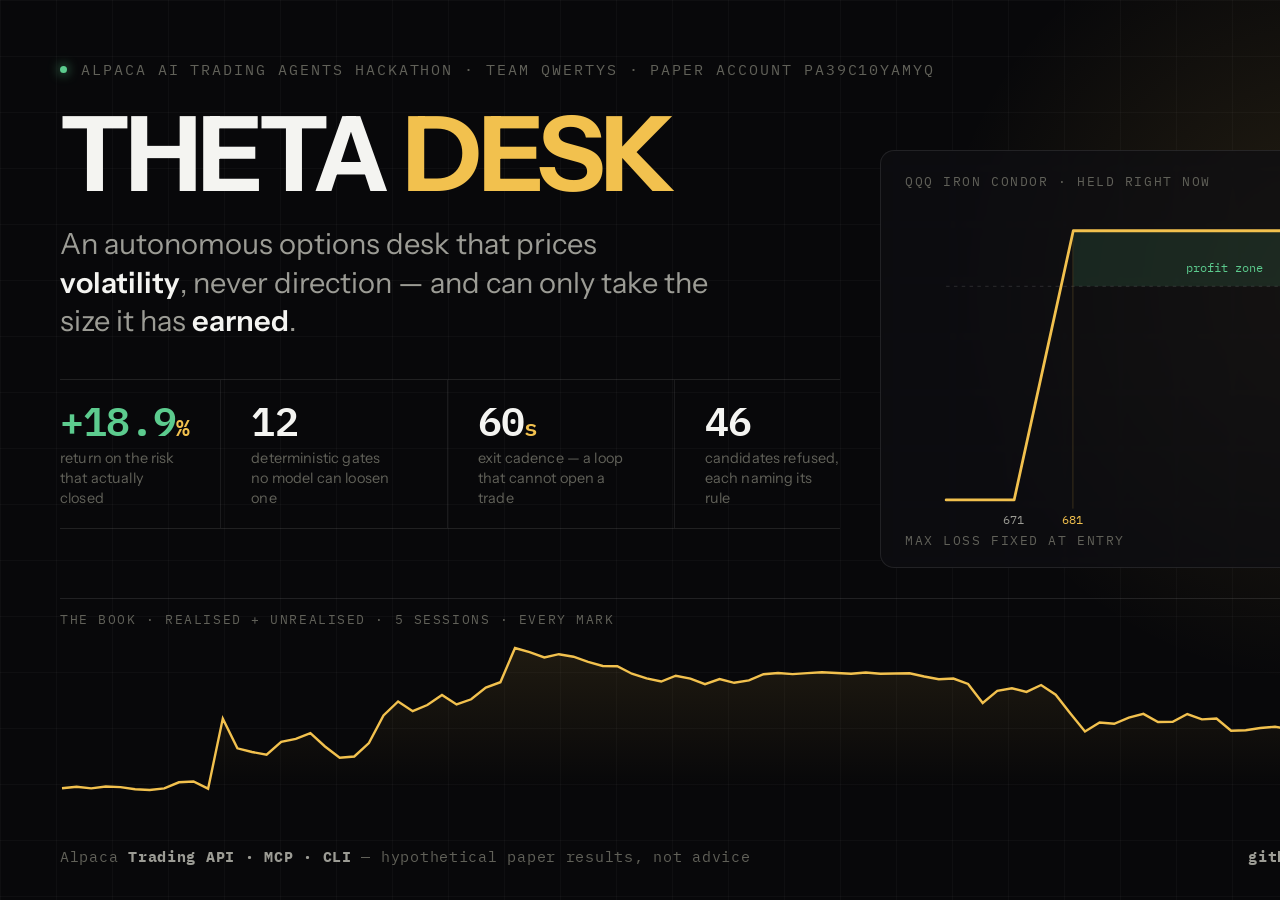
<file: submission/cover.html>
<!doctype html><meta charset="utf-8"><title>cover</title>
<link rel="preconnect" href="https://fonts.googleapis.com">
<link href="https://fonts.googleapis.com/css2?family=IBM+Plex+Mono:wght@400;500;600&family=Instrument+Sans:wght@400;500;600;700&display=swap" rel="stylesheet">
<style>
  *{margin:0;padding:0;box-sizing:border-box}
  body{width:1600px;height:900px;overflow:hidden;background:#08080A;
       font-family:"Instrument Sans",system-ui,sans-serif;color:#F4F4F1;position:relative}
  .grid{position:absolute;inset:0;
    background-image:linear-gradient(rgba(255,255,255,.028) 1px,transparent 1px),
                     linear-gradient(90deg,rgba(255,255,255,.028) 1px,transparent 1px);
    background-size:56px 56px}
  .glow{position:absolute;right:-180px;top:-160px;width:900px;height:900px;border-radius:50%;
    background:radial-gradient(circle,rgba(242,193,78,.13),transparent 62%)}
  .z{position:relative;z-index:2;padding:60px 60px 0}
  .rail{display:flex;align-items:center;gap:14px;font-family:"IBM Plex Mono",monospace;
    font-size:15px;letter-spacing:.13em;color:#616159;text-transform:uppercase}
  .dot{width:7px;height:7px;border-radius:50%;background:#5CCB8E;box-shadow:0 0 12px #5CCB8E}
  h1{font-size:104px;line-height:.94;font-weight:700;letter-spacing:-.035em;margin-top:26px}
  h1 .a{color:#F2C14E}
  .tag{font-size:29px;line-height:1.34;color:#9C9C95;margin-top:22px;max-width:660px;font-weight:400}
  .tag b{color:#F4F4F1;font-weight:600}
  .stats{display:flex;gap:0;margin-top:38px;border-top:1px solid rgba(255,255,255,.10);
    border-bottom:1px solid rgba(255,255,255,.10);max-width:780px}
  .st{padding:20px 30px 20px 0;margin-right:30px;border-right:1px solid rgba(255,255,255,.08)}
  .st:last-child{border-right:0;margin-right:0;padding-right:0}
  .st .n{font-family:"IBM Plex Mono",monospace;font-size:40px;font-weight:600;
    letter-spacing:-.02em;line-height:1}
  .st .n .u{font-size:23px;color:#F2C14E}
  .st .l{font-size:14.5px;color:#616159;margin-top:9px;line-height:1.36;letter-spacing:.01em}
  .up{color:#5CCB8E}
  .card{position:absolute;right:60px;top:150px;width:660px;
    background:rgba(15,15,18,.72);border:1px solid rgba(255,255,255,.09);border-radius:14px;
    padding:22px 24px 18px;backdrop-filter:blur(2px)}
  .ch{display:flex;justify-content:space-between;align-items:baseline;
    font-family:"IBM Plex Mono",monospace;font-size:13px;letter-spacing:.12em;
    text-transform:uppercase;color:#616159;margin-bottom:6px}
  .ch b{color:#F2C14E;letter-spacing:.06em}
  .lbl{font-family:"IBM Plex Mono",monospace;font-size:14px;fill:#9C9C95}
  .lbl.s{fill:#F2C14E}
  .curve{position:absolute;left:60px;right:60px;top:598px;height:200px;
    border-top:1px solid rgba(255,255,255,.10);padding-top:12px}
  .foot{position:absolute;left:60px;right:60px;bottom:34px;display:flex;
    justify-content:space-between;align-items:center;
    font-family:"IBM Plex Mono",monospace;font-size:14.5px;color:#616159;letter-spacing:.05em}
  .foot b{color:#9C9C95}
</style>
<div class="grid"></div><div class="glow"></div>

<div class="curve">
  <div class="ch"><span>the book · realised + unrealised · 5 sessions · every mark</span>
    <b>+$598 banked · cannot be lost</b></div>
</div>
<svg style="position:absolute;inset:0;z-index:2" width="1600" height="900">
  <path d="M 62.0 788.3 L 76.6 786.8 L 91.2 788.4 L 105.8 786.5 L 120.5 787.1 L 135.1 789.3 L 149.7 790.0 L 164.3 788.4 L 178.9 782.3 L 193.5 781.5 L 208.1 788.7 L 222.8 718.6 L 237.4 748.3 L 252.0 752.0 L 266.6 754.7 L 281.2 741.8 L 295.8 738.9 L 310.4 733.2 L 325.0 746.5 L 339.7 757.7 L 354.3 756.5 L 368.9 743.1 L 383.5 715.4 L 398.1 701.5 L 412.7 711.2 L 427.3 705.0 L 442.0 694.9 L 456.6 704.5 L 471.2 699.3 L 485.8 687.5 L 500.4 682.2 L 515.0 648.0 L 529.6 652.2 L 544.3 657.5 L 558.9 654.2 L 573.5 656.7 L 588.1 661.8 L 602.7 666.0 L 617.3 666.2 L 631.9 673.7 L 646.6 678.4 L 661.2 681.5 L 675.8 675.7 L 690.4 678.6 L 705.0 684.2 L 719.6 679.0 L 734.2 682.8 L 748.9 680.4 L 763.5 674.2 L 778.1 673.0 L 792.7 674.1 L 807.3 673.1 L 821.9 672.2 L 836.5 673.0 L 851.1 673.7 L 865.8 672.5 L 880.4 673.8 L 895.0 673.5 L 909.6 673.3 L 924.2 676.5 L 938.8 679.3 L 953.4 678.5 L 968.1 683.9 L 982.7 703.0 L 997.3 690.8 L 1011.9 688.3 L 1026.5 691.9 L 1041.1 685.0 L 1055.7 694.7 L 1070.4 713.5 L 1085.0 731.4 L 1099.6 722.5 L 1114.2 723.8 L 1128.8 717.7 L 1143.4 713.9 L 1158.0 722.0 L 1172.7 721.9 L 1187.3 714.0 L 1201.9 719.4 L 1216.5 718.5 L 1231.1 730.7 L 1245.7 730.3 L 1260.3 728.0 L 1275.0 726.7 L 1289.6 729.1 L 1304.2 725.1 L 1318.8 722.5 L 1333.4 721.8 L 1348.0 724.5 L 1362.6 723.9 L 1377.2 729.5 L 1391.9 728.3 L 1406.5 725.8 L 1421.1 729.6 L 1435.7 734.3 L 1450.3 733.2 L 1464.9 730.7 L 1479.5 727.9 L 1494.2 725.1 L 1508.8 727.8 L 1523.4 723.7 L 1538.0 722.8 L 1538 790 L 62 790 Z" fill="url(#g)" opacity=".5"/>
  <path d="M 62.0 788.3 L 76.6 786.8 L 91.2 788.4 L 105.8 786.5 L 120.5 787.1 L 135.1 789.3 L 149.7 790.0 L 164.3 788.4 L 178.9 782.3 L 193.5 781.5 L 208.1 788.7 L 222.8 718.6 L 237.4 748.3 L 252.0 752.0 L 266.6 754.7 L 281.2 741.8 L 295.8 738.9 L 310.4 733.2 L 325.0 746.5 L 339.7 757.7 L 354.3 756.5 L 368.9 743.1 L 383.5 715.4 L 398.1 701.5 L 412.7 711.2 L 427.3 705.0 L 442.0 694.9 L 456.6 704.5 L 471.2 699.3 L 485.8 687.5 L 500.4 682.2 L 515.0 648.0 L 529.6 652.2 L 544.3 657.5 L 558.9 654.2 L 573.5 656.7 L 588.1 661.8 L 602.7 666.0 L 617.3 666.2 L 631.9 673.7 L 646.6 678.4 L 661.2 681.5 L 675.8 675.7 L 690.4 678.6 L 705.0 684.2 L 719.6 679.0 L 734.2 682.8 L 748.9 680.4 L 763.5 674.2 L 778.1 673.0 L 792.7 674.1 L 807.3 673.1 L 821.9 672.2 L 836.5 673.0 L 851.1 673.7 L 865.8 672.5 L 880.4 673.8 L 895.0 673.5 L 909.6 673.3 L 924.2 676.5 L 938.8 679.3 L 953.4 678.5 L 968.1 683.9 L 982.7 703.0 L 997.3 690.8 L 1011.9 688.3 L 1026.5 691.9 L 1041.1 685.0 L 1055.7 694.7 L 1070.4 713.5 L 1085.0 731.4 L 1099.6 722.5 L 1114.2 723.8 L 1128.8 717.7 L 1143.4 713.9 L 1158.0 722.0 L 1172.7 721.9 L 1187.3 714.0 L 1201.9 719.4 L 1216.5 718.5 L 1231.1 730.7 L 1245.7 730.3 L 1260.3 728.0 L 1275.0 726.7 L 1289.6 729.1 L 1304.2 725.1 L 1318.8 722.5 L 1333.4 721.8 L 1348.0 724.5 L 1362.6 723.9 L 1377.2 729.5 L 1391.9 728.3 L 1406.5 725.8 L 1421.1 729.6 L 1435.7 734.3 L 1450.3 733.2 L 1464.9 730.7 L 1479.5 727.9 L 1494.2 725.1 L 1508.8 727.8 L 1523.4 723.7 L 1538.0 722.8" fill="none" stroke="#F2C14E" stroke-width="2.4"/>
  <defs><linearGradient id="g" x1="0" y1="0" x2="0" y2="1">
    <stop offset="0" stop-color="rgba(242,193,78,.20)"/>
    <stop offset="1" stop-color="rgba(242,193,78,0)"/></linearGradient></defs>
</svg>

<div class="card">
  <div class="ch"><span>QQQ iron condor · held right now</span>
    <b>$2.06 credit</b></div>
  <svg width="612" height="330" viewBox="850 210 670 380">
    <line x1="880" y1="314" x2="1520" y2="314"
          stroke="rgba(255,255,255,.14)" stroke-dasharray="4 5"/>
    <path d="M 1026.4 250.0 L 1373.6 250.0 L 1373.6 313.9 L 1026.4 313.9 Z" fill="rgba(92,203,142,.13)"/>
    <path d="M 880.0 560.0 L 958.3 560.0 L 1026.4 250.0 L 1373.6 250.0 L 1441.7 560.0 L 1520.0 560.0" fill="none" stroke="#F2C14E" stroke-width="3.2"
          stroke-linejoin="round" stroke-linecap="round"/>
    <line x1="1026" y1="250" x2="1026" y2="570"
          stroke="rgba(242,193,78,.22)"/>
    <line x1="1374" y1="250" x2="1374" y2="570"
          stroke="rgba(242,193,78,.22)"/>
    <text class="lbl" x="958" y="588" text-anchor="middle">671</text>
    <text class="lbl s" x="1026" y="588" text-anchor="middle">681</text>
    <text class="lbl s" x="1374" y="588" text-anchor="middle">732</text>
    <text class="lbl" x="1442" y="588" text-anchor="middle">742</text>
    <text class="lbl" x="1200" y="298"
          text-anchor="middle" style="fill:#5CCB8E">profit zone</text>
  </svg>
  <div class="ch" style="margin:2px 0 0"><span>max loss fixed at entry</span>
    <b style="color:#E4665C">−$794</b></div>
</div>

<div class="z">
  <div class="rail"><span class="dot"></span>Alpaca AI Trading Agents Hackathon
    · Team Qwertys · paper account PA39C10YAMYQ</div>
  <h1>THETA <span class="a">DESK</span></h1>
  <div class="tag">An autonomous options desk that prices <b>volatility</b>,
    never direction — and can only take the size it has <b>earned</b>.</div>
  <div class="stats">
    <div class="st"><div class="n up">+18.9<span class="u">%</span></div>
      <div class="l">return on the risk<br>that actually closed</div></div>
    <div class="st"><div class="n">12</div>
      <div class="l">deterministic gates<br>no model can loosen one</div></div>
    <div class="st"><div class="n">60<span class="u">s</span></div>
      <div class="l">exit cadence — a loop<br>that cannot open a trade</div></div>
    <div class="st"><div class="n">46</div>
      <div class="l">candidates refused,<br>each naming its rule</div></div>
  </div>
</div>

<div class="foot">
  <div>Alpaca <b>Trading API · MCP · CLI</b> — hypothetical paper results, not advice</div>
  <div><b>github.com/pip00sya/theta-desk</b></div>
</div>
</file>
<file: dashboard/web/console.css>
/* ============================================================================
   THETA DESK — desk console.

   Dark-first enterprise finance console: near-black ground, hairline rules
   instead of boxes and shadows, monospace numerals, wide-tracked small-caps
   labels. Landscape, one screen, three columns — a selection rail, a tabbed
   workspace, and a permanently visible risk-and-audit rail, so a reader can
   open the page and see how the desk is doing without clicking anything.

   Colour: black, white and amber carry the interface. Green and red appear in
   exactly one role — the sign of money — because a P&L column nobody can read
   at a glance is a P&L column nobody reads. Nothing else is tinted by
   sentiment: a refusal is amber because it is a rule firing, not a loss.

   Depth instead of density. Everything the desk knows is reachable, but behind
   a tab or a disclosure rather than in front of your face.

   Every figure comes from one generated file: tools/site_data.py.
   ========================================================================== */

:root{
  --black:#08080A;
  --ground:#0B0B0D;
  --panel:#0F0F12;
  --panel2:#131317;
  --raised:#17171C;
  --rule:rgba(255,255,255,.07);
  --rule2:rgba(255,255,255,.13);
  --white:#F4F4F1;
  --dim:#9C9C95;
  --faint:#616159;
  --ghost:#3A3A38;
  --amber:#F2C14E;
  --amber-d:rgba(242,193,78,.10);
  --amber-b:rgba(242,193,78,.34);
  --up:#5CCB8E;
  --up-d:rgba(92,203,142,.10);
  --down:#E4665C;
  --down-d:rgba(228,102,92,.10);

  --mono:"IBM Plex Mono",ui-monospace,"Cascadia Mono",Menlo,Consolas,monospace;
  --sans:"Instrument Sans","Archivo",-apple-system,"Segoe UI",Inter,sans-serif;

  --railL:198px;
  --railR:310px;
  --top:32px;
  --bot:26px;
}

*{box-sizing:border-box}
html,body{margin:0;height:100%;overflow:hidden}
body{background:var(--ground);color:var(--white);font-family:var(--sans);
  font-size:13px;line-height:1.5;-webkit-font-smoothing:antialiased;
  font-variant-numeric:tabular-nums;letter-spacing:-.005em}
a{color:inherit;text-decoration:none}
button{font:inherit}
::-webkit-scrollbar{width:9px;height:9px}
::-webkit-scrollbar-thumb{background:#1E1E22;border-radius:5px}
::-webkit-scrollbar-track{background:transparent}

.lab{font-family:var(--mono);font-size:9.5px;letter-spacing:.15em;text-transform:uppercase;
  color:var(--faint)}
.up{color:var(--up)} .down{color:var(--down)} .am{color:var(--amber)}

#shell{height:100dvh;display:grid;
  grid-template-rows:var(--top) auto minmax(0,1fr) var(--bot)}

/* ---- status bar --------------------------------------------------------- */
#status{display:flex;align-items:center;border-bottom:1px solid var(--rule);
  background:var(--black);font-family:var(--mono);font-size:10.5px;color:var(--dim);
  padding:0 14px;overflow:hidden;white-space:nowrap}
#status .grp{display:flex;align-items:center;gap:7px;padding:0 16px;
  border-right:1px solid var(--rule);height:100%;flex:0 0 auto}
#status .grp:first-child{padding-left:0}
#status .grp.last{border-right:0;margin-left:auto;padding-right:0;
  min-width:0;flex:0 1 auto;justify-content:flex-end}
#status b{color:var(--white);font-weight:500}
#status .k{color:var(--faint);letter-spacing:.13em;text-transform:uppercase;font-size:9.5px}
.dot{width:5px;height:5px;border-radius:50%;background:var(--up);flex:0 0 5px}
.dot.off{background:var(--ghost)}
#status .act{display:flex;align-items:center;gap:8px;border:1px solid var(--rule2);
  border-radius:999px;padding:3.5px 13px;color:var(--white);
  min-width:0;flex:0 1 auto;max-width:min(34vw,560px);
  overflow:hidden;text-overflow:ellipsis;white-space:nowrap}

#status .rbtn{appearance:none;background:none;border:1px solid var(--rule2);cursor:pointer;
  color:var(--dim);font-family:var(--mono);font-size:9px;letter-spacing:.12em;
  text-transform:uppercase;padding:3px 9px;border-radius:4px}
#status .rbtn:hover{color:var(--white);border-color:var(--amber-b)}
#status .rbtn.busy{color:var(--amber);border-color:var(--amber-b)}
#status .age{color:var(--faint);font-size:9.5px;letter-spacing:.08em}
.pdot{width:6px;height:6px;border-radius:50%;background:var(--up);flex:0 0 6px;
  animation:beat 2s ease-in-out infinite}
.pdot.off{background:var(--ghost);animation:none}
@keyframes beat{0%,100%{opacity:1}50%{opacity:.25}}
/* the bar gives way in a fixed order rather than crushing whichever zone
   happens to be longest: the session tally goes first, then the cycle tally,
   and the pulse shortens its own tail in script before any of that. */
/* the pulse writes its own tail to fit, so it does not need to be squeezed;
   the order pill on the right is prose and absorbs the shortfall instead */
#pulse{flex:0 0 auto}
#pmkt{color:var(--faint);overflow:hidden;text-overflow:ellipsis;white-space:nowrap;min-width:0}
@media (max-width:1440px){#status .grp.drop2{display:none}}
@media (max-width:1220px){#status .grp.drop1{display:none}}
#status .age.stale{color:var(--amber)}

/* ---- three columns ------------------------------------------------------ */
#body{display:grid;grid-template-columns:var(--railL) minmax(0,1fr) var(--railR);
  min-height:0;background:var(--rule);gap:1px}
#left,#right{background:var(--ground);min-height:0;overflow:auto}
#left{padding:15px 0}
#right{padding:0}
#mid{background:var(--ground);display:grid;grid-template-rows:auto minmax(0,1fr);
  min-height:0;overflow:hidden}

/* ---- left rail ---------------------------------------------------------- */
.rgrp{padding:0 13px;margin-bottom:20px}
.rgrp > .lab{display:block;margin-bottom:8px}
.ritem{display:grid;grid-template-columns:1fr auto;align-items:baseline;gap:8px;
  padding:6px 8px;border-radius:5px;cursor:pointer;position:relative}
.ritem:hover{background:var(--panel)}
.ritem.on{background:var(--raised)}
.ritem.on::before{content:"";position:absolute;left:0;top:7px;bottom:7px;width:2px;
  background:var(--amber);border-radius:2px}
.ritem.mute{opacity:.45}
.ritem .n{font-family:var(--mono);font-size:12px;color:var(--white);white-space:nowrap}
.ritem .v{font-family:var(--mono);font-size:11px;color:var(--dim)}
.ritem .t{grid-column:1/3;font-family:var(--mono);font-size:9px;letter-spacing:.1em;
  text-transform:uppercase;color:var(--faint);margin-top:1px}
.ritem .sw{display:inline-block;width:9px;height:2px;vertical-align:middle;margin-right:7px}
.rnote{color:var(--faint);font-size:11px;line-height:1.5;padding:0 8px;margin-top:6px}

/* ---- workspace tabs ----------------------------------------------------- */
#tabs{display:flex;align-items:stretch;border-bottom:1px solid var(--rule);
  background:var(--black);padding:0 18px;overflow-x:auto}
#tabs button{appearance:none;background:none;border:0;cursor:pointer;padding:11px 15px;
  font-family:var(--mono);font-size:10.5px;letter-spacing:.13em;text-transform:uppercase;
  color:var(--faint);position:relative;white-space:nowrap}
#tabs button:hover{color:var(--white)}
#tabs button[aria-selected="true"]{color:var(--white)}
#tabs button[aria-selected="true"]::after{content:"";position:absolute;left:15px;right:15px;
  bottom:-1px;height:2px;background:var(--amber)}
#tabs .n{color:var(--ghost);margin-left:7px}
#tabs button[aria-selected="true"] .n{color:var(--amber)}
#pane{overflow:auto;padding:20px 22px 26px}

/* ---- the persistent band ------------------------------------------------
   Seven figures that do not change when you change workspace, so they live in
   the frame rather than being reprinted on every tab. This is the whole answer
   to "how is the desk doing" — everything else on the page is why. */
#kpi{display:grid;grid-template-columns:repeat(7,1fr);gap:1px;background:var(--rule);
  border-bottom:1px solid var(--rule)}
.kc{background:var(--black);padding:11px 16px 12px;min-width:0}
.kc .lab{display:block;margin-bottom:6px}
.kc .v{font-family:var(--mono);font-size:21px;line-height:1.1;letter-spacing:-.03em;
  white-space:nowrap;overflow:hidden;text-overflow:ellipsis}
.kc .s{color:var(--faint);font-size:10.5px;margin-top:5px;line-height:1.38;
  display:-webkit-box;-webkit-line-clamp:2;-webkit-box-orient:vertical;overflow:hidden}
@media (max-width:1360px){
  /* let the row fill rather than leave a hole in the last cell */
  #kpi{grid-template-columns:repeat(auto-fit,minmax(196px,1fr))}
  .kc .v{font-size:18px}
}

/* ---- hero --------------------------------------------------------------- */
.hero{display:flex;align-items:baseline;gap:15px;flex-wrap:wrap;margin-bottom:18px}
.hero .sym{font-size:34px;font-weight:600;letter-spacing:-.03em;line-height:1}
.hero .px{font-family:var(--mono);font-size:20px;color:var(--dim)}
.chip{font-family:var(--mono);font-size:9.5px;letter-spacing:.14em;text-transform:uppercase;
  border:1px solid var(--rule2);border-radius:4px;padding:3px 9px;color:var(--dim)}
.chip.hot{border-color:var(--amber-b);color:var(--amber);background:var(--amber-d)}
.chip.g{border-color:rgba(92,203,142,.34);color:var(--up);background:var(--up-d)}
.chip.r{border-color:rgba(228,102,92,.34);color:var(--down);background:var(--down-d)}

.big4{display:grid;grid-template-columns:repeat(4,1fr);gap:24px;margin-bottom:18px}
.big4 .lab{display:block;margin-bottom:7px}
.big4 .v{font-family:var(--mono);font-size:34px;line-height:1;letter-spacing:-.035em;
  white-space:nowrap}
.big4 .c{color:var(--faint);font-size:11px;margin-top:7px;line-height:1.4}

.verdict{font-size:15px;line-height:1.55;max-width:88ch}
.verdict b{font-weight:600}
.detail{font-family:var(--mono);font-size:10.5px;color:var(--faint);margin-top:8px;
  line-height:1.6;max-width:112ch}

/* ---- blocks ------------------------------------------------------------- */
.block{border:1px solid var(--rule);border-radius:8px;background:var(--panel);
  margin-top:16px;overflow:hidden}
.bh{display:flex;align-items:center;gap:12px;padding:10px 15px;
  border-bottom:1px solid var(--rule);background:var(--panel2)}
.bh h3{margin:0;font-size:13px;font-weight:600;letter-spacing:-.01em}
.bh .lab{flex:1}
.bb{padding:14px 15px}
.bb.flush{padding:0}
.grid2{display:grid;grid-template-columns:1fr 1fr;gap:16px}
.grid2.narrow{grid-template-columns:296px 1fr}
@media (max-width:1000px){.grid2,.grid2.narrow{grid-template-columns:1fr}}

.seg{display:flex;gap:2px}
.seg button{appearance:none;background:none;border:0;cursor:pointer;padding:4px 10px;
  border-radius:4px;font-family:var(--mono);font-size:9.5px;letter-spacing:.12em;
  text-transform:uppercase;color:var(--faint)}
.seg button:hover{color:var(--white);background:var(--raised)}
.seg button[aria-selected="true"]{color:var(--black);background:var(--amber)}

/* ---- charts ------------------------------------------------------------- */
.chart{padding:8px 6px 2px}
.chart svg{display:block;width:100%;height:auto}
.leg{display:flex;gap:16px;flex-wrap:wrap;font-family:var(--mono);font-size:10px;
  color:var(--faint);padding:2px 14px 12px}
.leg button{appearance:none;background:none;border:0;color:inherit;cursor:pointer;
  font:inherit;padding:0}
.leg button:hover{color:var(--white)}
.leg button.off{opacity:.32}
.leg i{display:inline-block;width:11px;height:2px;vertical-align:middle;margin-right:6px}

/* ---- tables ------------------------------------------------------------- */
table{width:100%;border-collapse:collapse;font-family:var(--mono);font-size:11.5px}
th{text-align:left;font-weight:400;font-size:9px;letter-spacing:.15em;text-transform:uppercase;
  color:var(--faint);padding:9px 12px;border-bottom:1px solid var(--rule);white-space:nowrap;
  background:var(--panel2)}
td{padding:8px 12px;border-bottom:1px solid var(--rule);white-space:nowrap;color:var(--white)}
tr:last-child td{border-bottom:0}
tr.x td{cursor:pointer}
tr.x:hover td{background:var(--panel2)}
td.num,th.num{text-align:right}
td.d{color:var(--dim)} td.f{color:var(--faint)}
td.w{white-space:normal;color:var(--dim);line-height:1.45}
tr.det td{background:var(--black);padding:0}
.detbox{padding:13px 16px}
.kv2{display:grid;grid-template-columns:150px 1fr;gap:5px 14px;font-family:var(--mono);
  font-size:11px}
.kv2 span:nth-child(odd){color:var(--faint)}
.empty{color:var(--faint);font-family:var(--mono);font-size:11.5px;padding:22px 14px}

.vp{display:inline-block;font-family:var(--mono);font-size:8.5px;letter-spacing:.14em;
  text-transform:uppercase;padding:3px 8px;border-radius:3px;border:1px solid var(--rule2);
  color:var(--dim);min-width:80px;text-align:center}
.vp.stop{border-color:var(--amber-b);color:var(--amber);background:var(--amber-d)}
.vp.pass{border-color:rgba(92,203,142,.34);color:var(--up);background:var(--up-d)}
.vp.skip{border-style:dashed;color:var(--faint)}

/* ---- bars --------------------------------------------------------------- */
.bars{display:grid;gap:6px}
.bar{display:grid;grid-template-columns:minmax(140px,1.3fr) 1fr 28px;gap:11px;align-items:center;
  font-family:var(--mono);font-size:11px;cursor:pointer;border-radius:4px;padding:3px 5px}
.bar:hover{background:var(--panel2)}
.bar.on{background:var(--raised)}
.bar .l{color:var(--dim);overflow:hidden;text-overflow:ellipsis;white-space:nowrap}
.bar .t{display:block;height:4px;background:#17171B;border-radius:2px;overflow:hidden}
.bar .f{display:block;height:100%;background:var(--amber);opacity:.8}
.bar .v{text-align:right;color:var(--white)}

/* ---- ceilings ----------------------------------------------------------- */
.ceil + .ceil{margin-top:15px;padding-top:15px;border-top:1px solid var(--rule)}
.ceil .h{display:flex;justify-content:space-between;align-items:baseline;gap:12px}
.ceil .name{font-family:var(--mono);font-size:11.5px}
.ceil .row{display:grid;grid-template-columns:1fr auto;gap:12px;align-items:center;margin-top:8px}
.ceil .t{display:block;height:6px;background:#17171B;border-radius:3px;overflow:hidden}
.ceil .f{display:block;height:100%;background:var(--amber);opacity:.85}
.ceil .n{font-family:var(--mono);font-size:12px}
.ceil .why{color:var(--faint);font-size:11.5px;line-height:1.5;margin-top:7px;max-width:74ch}

/* ---- gate cards --------------------------------------------------------- */
.gcards{display:grid;grid-template-columns:repeat(auto-fit,minmax(228px,1fr));gap:10px}
.gc{border:1px solid var(--rule);border-radius:7px;background:var(--panel2);padding:11px 12px;
  cursor:pointer}
.gc:hover{border-color:var(--rule2)}
.gc.on{border-color:var(--amber-b);background:var(--raised)}
.gc .h{display:flex;justify-content:space-between;align-items:center;gap:8px}
.gc .n{font-family:var(--mono);font-size:11.5px}
.gc .d{color:var(--faint);font-size:11px;margin-top:6px;line-height:1.42}
.gc .m{font-family:var(--mono);font-size:10.5px;color:var(--dim);margin-top:7px}
.gc .more{margin-top:9px;padding-top:9px;border-top:1px solid var(--rule);
  font-family:var(--mono);font-size:10.5px;color:var(--faint);line-height:1.65}
.gc .more b{color:var(--white);font-weight:400}

/* ---- right rail --------------------------------------------------------- */
#right > .sec{border-bottom:1px solid var(--rule)}
.rh{display:flex;align-items:baseline;justify-content:space-between;gap:10px;
  padding:13px 15px 9px}
.rh a{font-family:var(--mono);font-size:9px;letter-spacing:.13em;text-transform:uppercase;
  color:var(--faint);cursor:pointer}
.rh a:hover{color:var(--amber)}
.kv{display:grid;grid-template-columns:1fr auto;gap:5px 12px;padding:0 15px 13px;
  font-family:var(--mono);font-size:11px}
.kv .k{color:var(--faint);letter-spacing:.09em;text-transform:uppercase;font-size:9px;
  align-self:center}
.kv .v{text-align:right}
.kv .v em{font-style:normal;color:var(--faint)}
.auth{padding:0 15px 14px;display:grid;gap:12px}
.au .t{display:flex;justify-content:space-between;gap:10px;font-family:var(--mono);
  font-size:10.5px;color:var(--dim)}
.au .t b{color:var(--white);font-weight:500}
.au .tr{display:block;height:3px;background:#17171B;border-radius:2px;margin-top:6px;
  overflow:hidden}
.au .fl{display:block;height:100%;background:var(--amber);opacity:.85}
.rnote2{color:var(--faint);font-size:10.5px;line-height:1.5;padding:0 15px 13px}

.chips{display:flex;gap:5px;flex-wrap:wrap;padding:0 15px 10px}
.chips button{appearance:none;border:1px solid var(--rule2);background:none;cursor:pointer;
  border-radius:999px;padding:3px 9px;font-family:var(--mono);font-size:9px;
  letter-spacing:.1em;text-transform:uppercase;color:var(--faint)}
.chips button:hover{color:var(--white)}
.chips button[aria-pressed="true"]{background:var(--amber);color:var(--black);
  border-color:var(--amber)}
.log{padding:0 15px 12px}
.le{padding:9px 0;border-top:1px solid var(--rule);cursor:pointer}
.le:hover{opacity:.82}
.le .r1{display:flex;align-items:baseline;gap:8px}
.le .tag{font-family:var(--mono);font-size:8.5px;letter-spacing:.13em;text-transform:uppercase;
  color:var(--faint)}
.le .id{font-family:var(--mono);font-size:11px}
.le .tm{margin-left:auto;font-family:var(--mono);font-size:9px;color:var(--ghost)}
.le .r2{color:var(--dim);font-size:11px;line-height:1.45;margin-top:3px;
  display:-webkit-box;-webkit-line-clamp:2;-webkit-box-orient:vertical;overflow:hidden}
.le.hot .tag{color:var(--amber)}
.le.good .tag{color:var(--up)}

/* ---- footer ------------------------------------------------------------- */
#foot{display:flex;align-items:center;gap:16px;border-top:1px solid var(--rule);
  background:var(--black);padding:0 16px;font-family:var(--mono);font-size:10px;
  color:var(--faint);white-space:nowrap;overflow:hidden}
#foot .sp{flex:1}
#foot b{color:var(--dim);font-weight:400}

/* ---- pointer readout ----------------------------------------------------
   A chart you cannot interrogate is a picture. This one names the tick and
   every visible series at the position of the pointer. */
#tip{position:fixed;z-index:50;display:none;pointer-events:none;
  background:rgba(10,10,13,.97);border:1px solid var(--rule2);border-radius:7px;
  padding:9px 12px;font-family:var(--mono);font-size:11px;line-height:1.7;
  box-shadow:0 8px 26px rgba(0,0,0,.6);min-width:150px}
#tip .t{display:block;color:var(--faint);font-size:9.5px;letter-spacing:.11em;
  text-transform:uppercase;margin-bottom:5px}
#tip span{display:block;color:var(--dim);white-space:nowrap}
#tip b{color:var(--white);font-weight:500;float:right;margin-left:16px}
#tip i{display:inline-block;width:8px;height:2px;vertical-align:middle;margin-right:7px}
svg[data-ch]{cursor:crosshair}

/* ---- responsive ---------------------------------------------------------
   Three columns while there is room for three, then the left rail folds into a
   strip above the workspace, then everything stacks. The band always keeps its
   figures on screen; it only changes how many rows it takes. */
@media (max-width:1500px){ :root{--railL:186px;--railR:290px} }
@media (max-width:1280px){
  :root{--railR:262px}
  #kpi{grid-template-columns:repeat(auto-fit,minmax(196px,1fr))}
  .big4{grid-template-columns:repeat(2,1fr);gap:18px 24px}
}
@media (max-width:1100px){
  #body{grid-template-columns:minmax(0,1fr) var(--railR)}
  #left{min-width:0}
  #left{grid-column:1/3;display:flex;gap:0;overflow-x:auto;padding:0;
    border-bottom:1px solid var(--rule)}
  #left .rgrp{margin:0;padding:10px 14px;border-right:1px solid var(--rule);
    display:flex;align-items:center;gap:10px;flex:0 0 auto}
  #left .rgrp > .lab{margin:0}
  #left .ritem{display:flex;gap:8px;padding:4px 8px}
  #left .ritem .t{display:none}
  #left .ritem.on::before{display:none}
  #left .ritem.on{outline:1px solid var(--amber-b)}
}
@media (max-width:860px){
  html,body{overflow-x:hidden;overflow-y:auto}
  #shell{height:auto;grid-template-rows:auto auto auto auto;max-width:100vw}
  /* every grid child must be allowed to shrink, or one wide row (the rail
     strip, a table) drags the whole page past the viewport */
  #body{grid-template-columns:minmax(0,1fr)}
  #body,#left,#right,#mid,#pane,.block,.bb{min-width:0}
  #left{grid-column:auto;overflow-x:auto}
  #right{border-top:1px solid var(--rule)}
  #left,#right{overflow-y:visible}
  #mid{display:block;overflow:visible}
  #pane{overflow:visible;padding:15px}
  #kpi{grid-template-columns:repeat(auto-fit,minmax(150px,1fr))}
  .kc .v{font-size:19px}
  #status{flex-wrap:wrap;height:auto;padding:6px 12px;white-space:normal}
  #status .grp{border-right:0;padding:2px 12px 2px 0;height:auto}
  #status .grp.last{margin-left:0;width:100%}
  #status .act{max-width:100%}
  .grid2,.grid2.narrow{grid-template-columns:minmax(0,1fr)}
  .big4{grid-template-columns:repeat(2,1fr);gap:16px}
  .big4 .v{font-size:24px}
  .hero .sym{font-size:26px}
  /* tables are the one thing allowed to scroll sideways, inside their block */
  .bb.flush{overflow-x:auto}
  #foot{flex-wrap:wrap;height:auto;padding:8px 12px;white-space:normal}
}

/* ---- overlay ------------------------------------------------------------ */
#trace{position:fixed;inset:0;z-index:40;background:rgba(8,8,10,.88);
  display:none;align-items:flex-start;justify-content:center;padding:52px 24px;overflow:auto}
#trace.on{display:flex}
#trace .sheet{width:min(940px,100%);background:var(--ground);border:1px solid var(--rule2);
  border-radius:10px;padding:24px 28px 28px}
#trace .x{float:right;cursor:pointer;color:var(--faint);font-family:var(--mono);font-size:10px;
  letter-spacing:.13em;text-transform:uppercase}
#trace .x:hover{color:var(--white)}
#trace h3{margin:0;font-size:24px;font-weight:600;letter-spacing:-.025em;
  display:flex;align-items:baseline;gap:12px}
#trace h3 .st{font-family:var(--mono);font-size:9.5px;letter-spacing:.15em;
  text-transform:uppercase;color:var(--amber)}
#trace .lede{font-size:14px;line-height:1.55;max-width:80ch;margin:12px 0 20px}
.step{display:grid;grid-template-columns:24px 1fr;gap:13px;padding-bottom:15px;position:relative}
.step::before{content:"";position:absolute;left:11.5px;top:24px;bottom:0;width:1px;
  background:var(--rule)}
.step:last-child::before{display:none}
.step .n{width:24px;height:24px;border-radius:50%;border:1px solid var(--rule2);
  display:grid;place-items:center;font-family:var(--mono);font-size:9.5px;color:var(--faint)}
.step.fail .n{border-color:var(--amber);color:var(--amber)}
.step .b .lab{display:block;margin-bottom:4px}
.step .b .val{font-family:var(--mono);font-size:11.5px;line-height:1.6}
.step .b .why{color:var(--dim);font-size:12px;line-height:1.5;margin-top:4px;max-width:80ch}
.step .box{border:1px solid var(--amber-b);background:var(--amber-d);border-radius:6px;
  padding:10px 12px;margin-top:8px}
.step .box .lab{color:var(--amber)}

@media (max-width:1240px){
  :root{--railL:170px;--railR:264px}
  .big4 .v{font-size:26px}
  .hero .sym{font-size:26px}
}
@media (max-width:900px){
  html,body{overflow:auto}
  #shell{height:auto}
  #body{grid-template-columns:1fr}
  #left,#right{overflow:visible}
  #mid{display:block;overflow:visible}
  #pane{overflow:visible}
}
</file>
